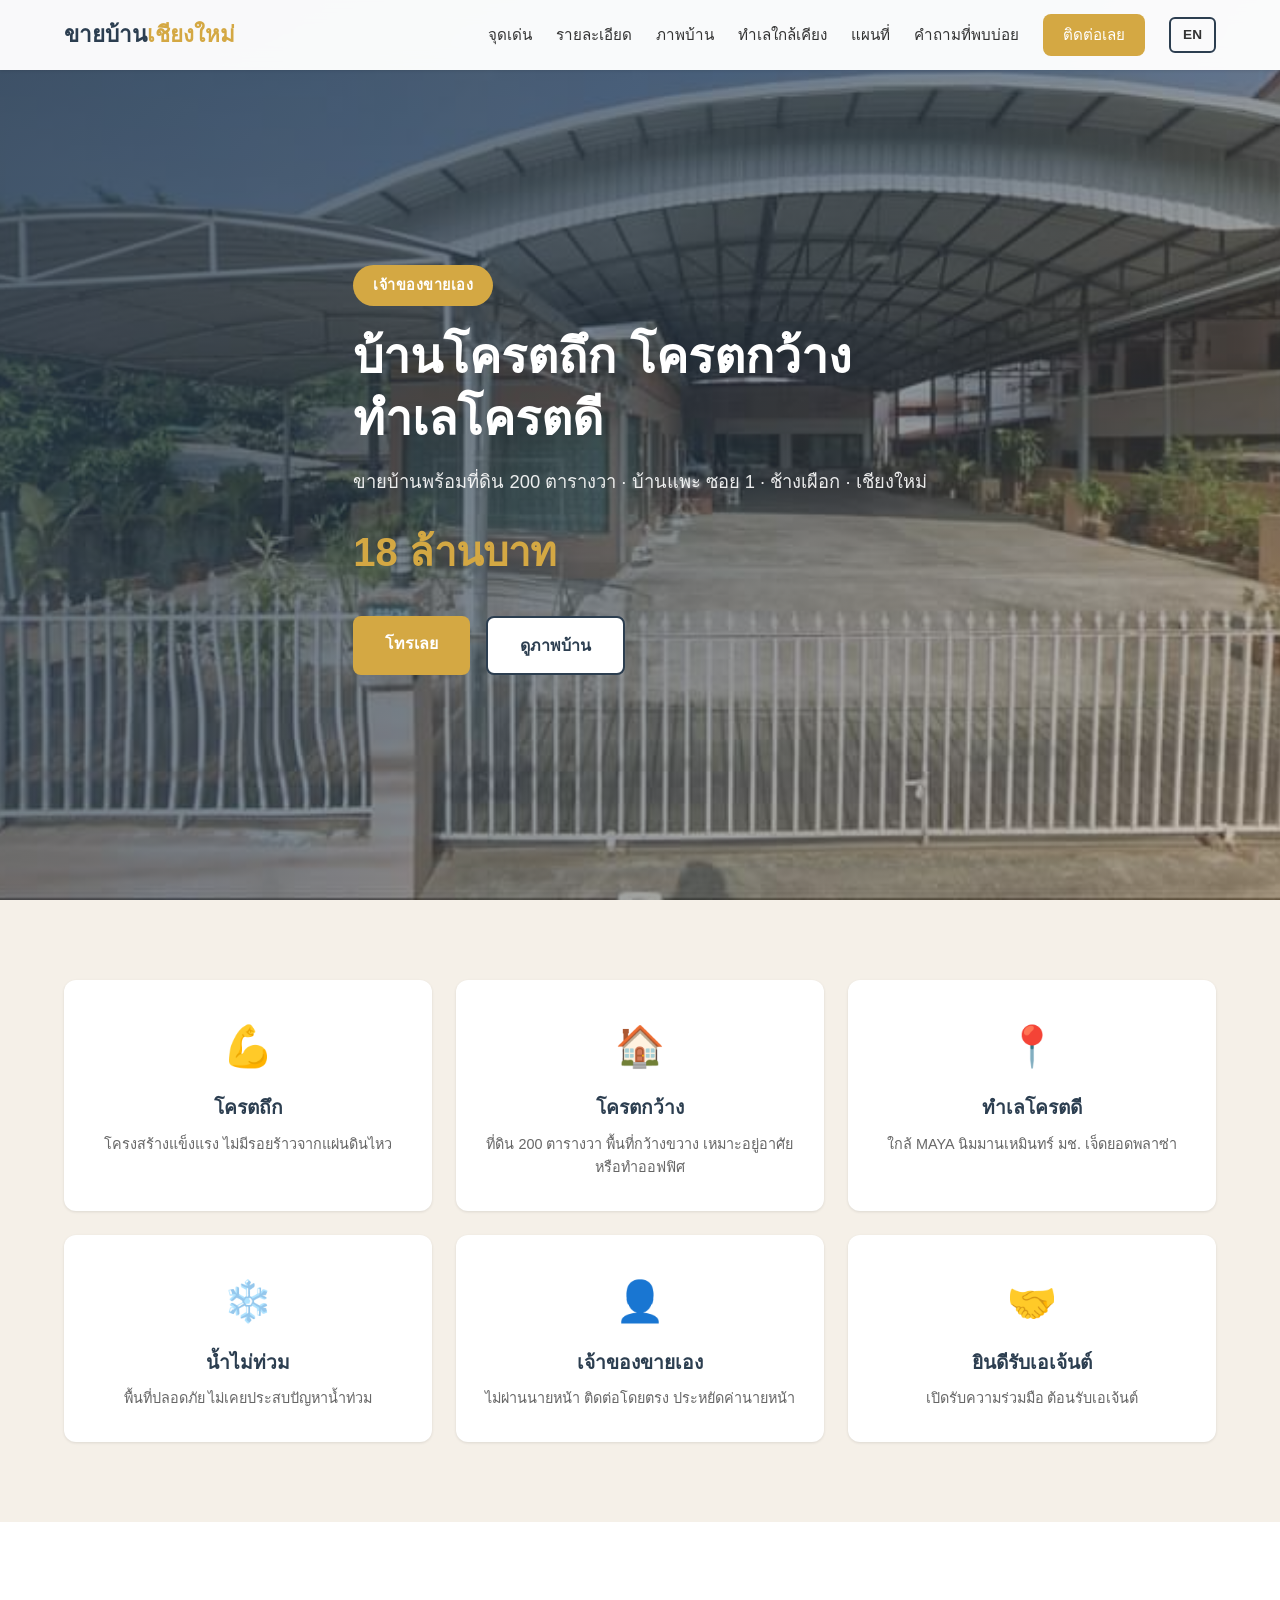
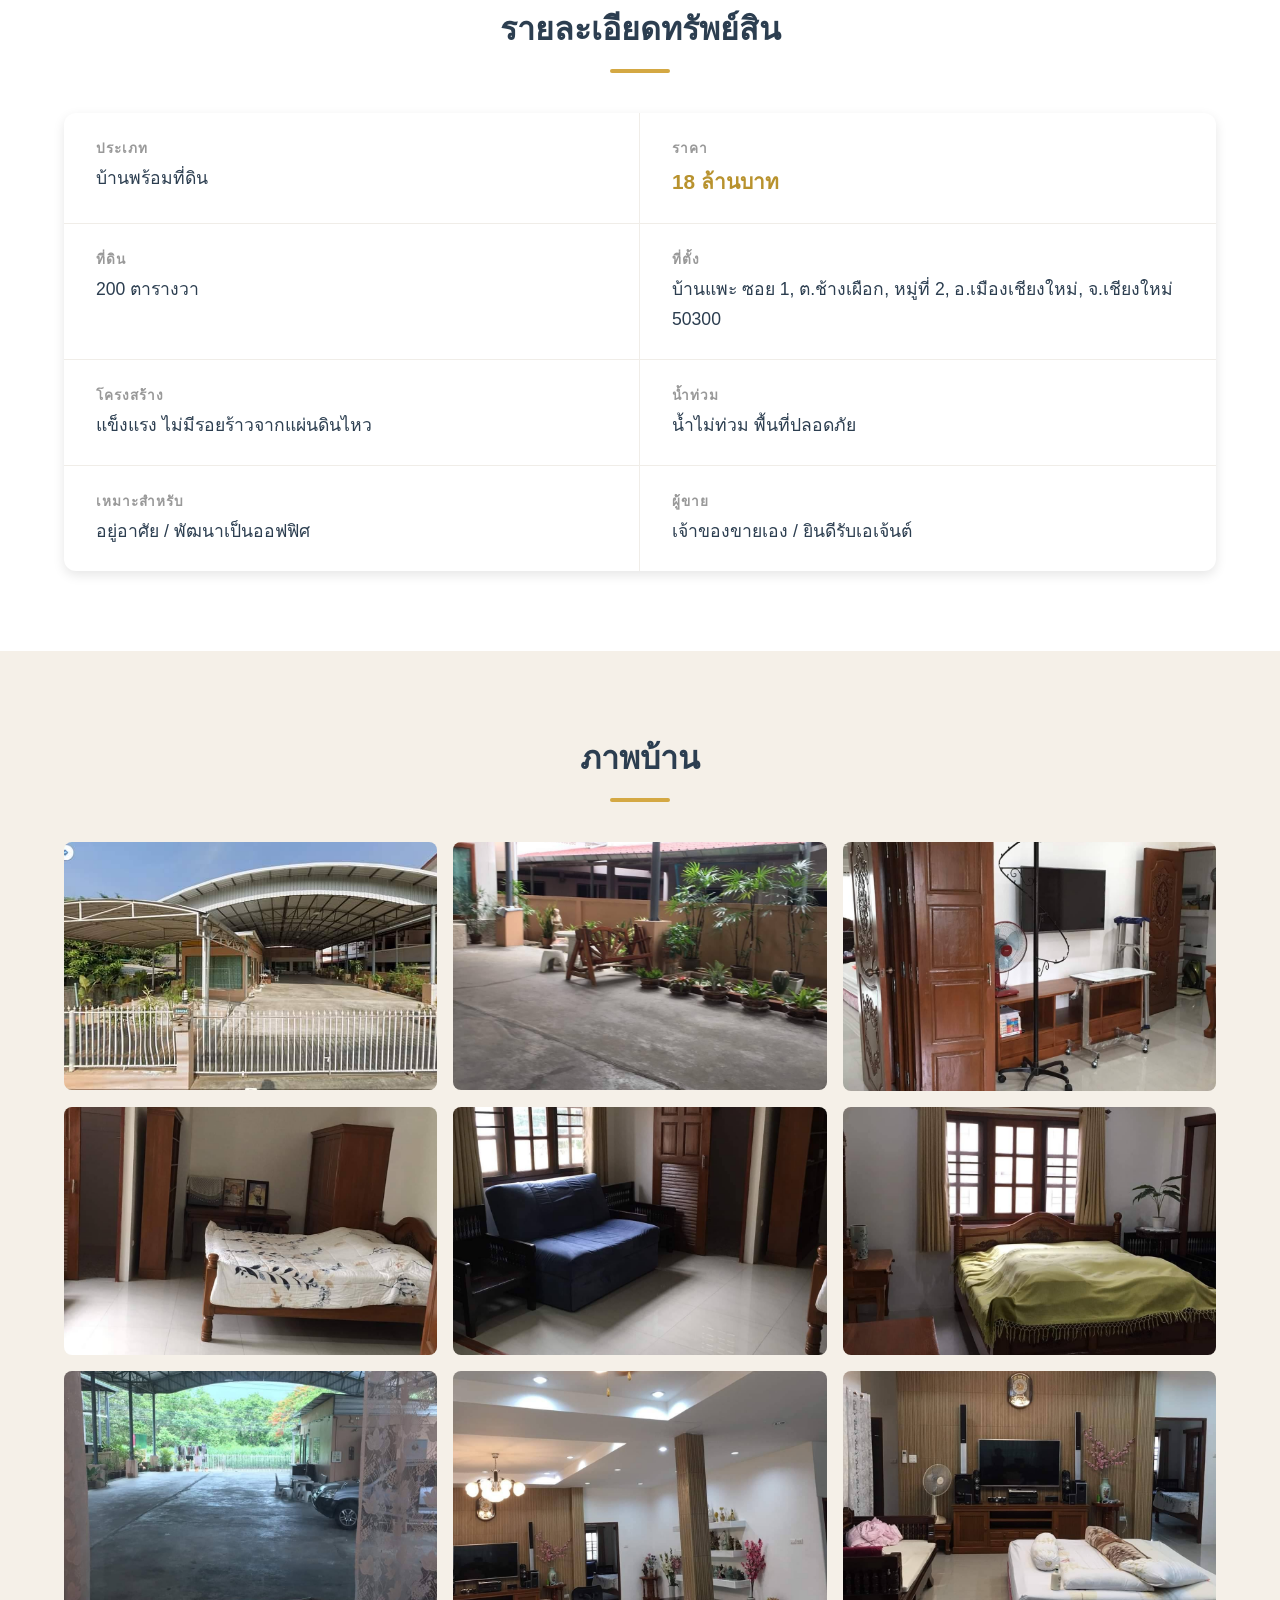
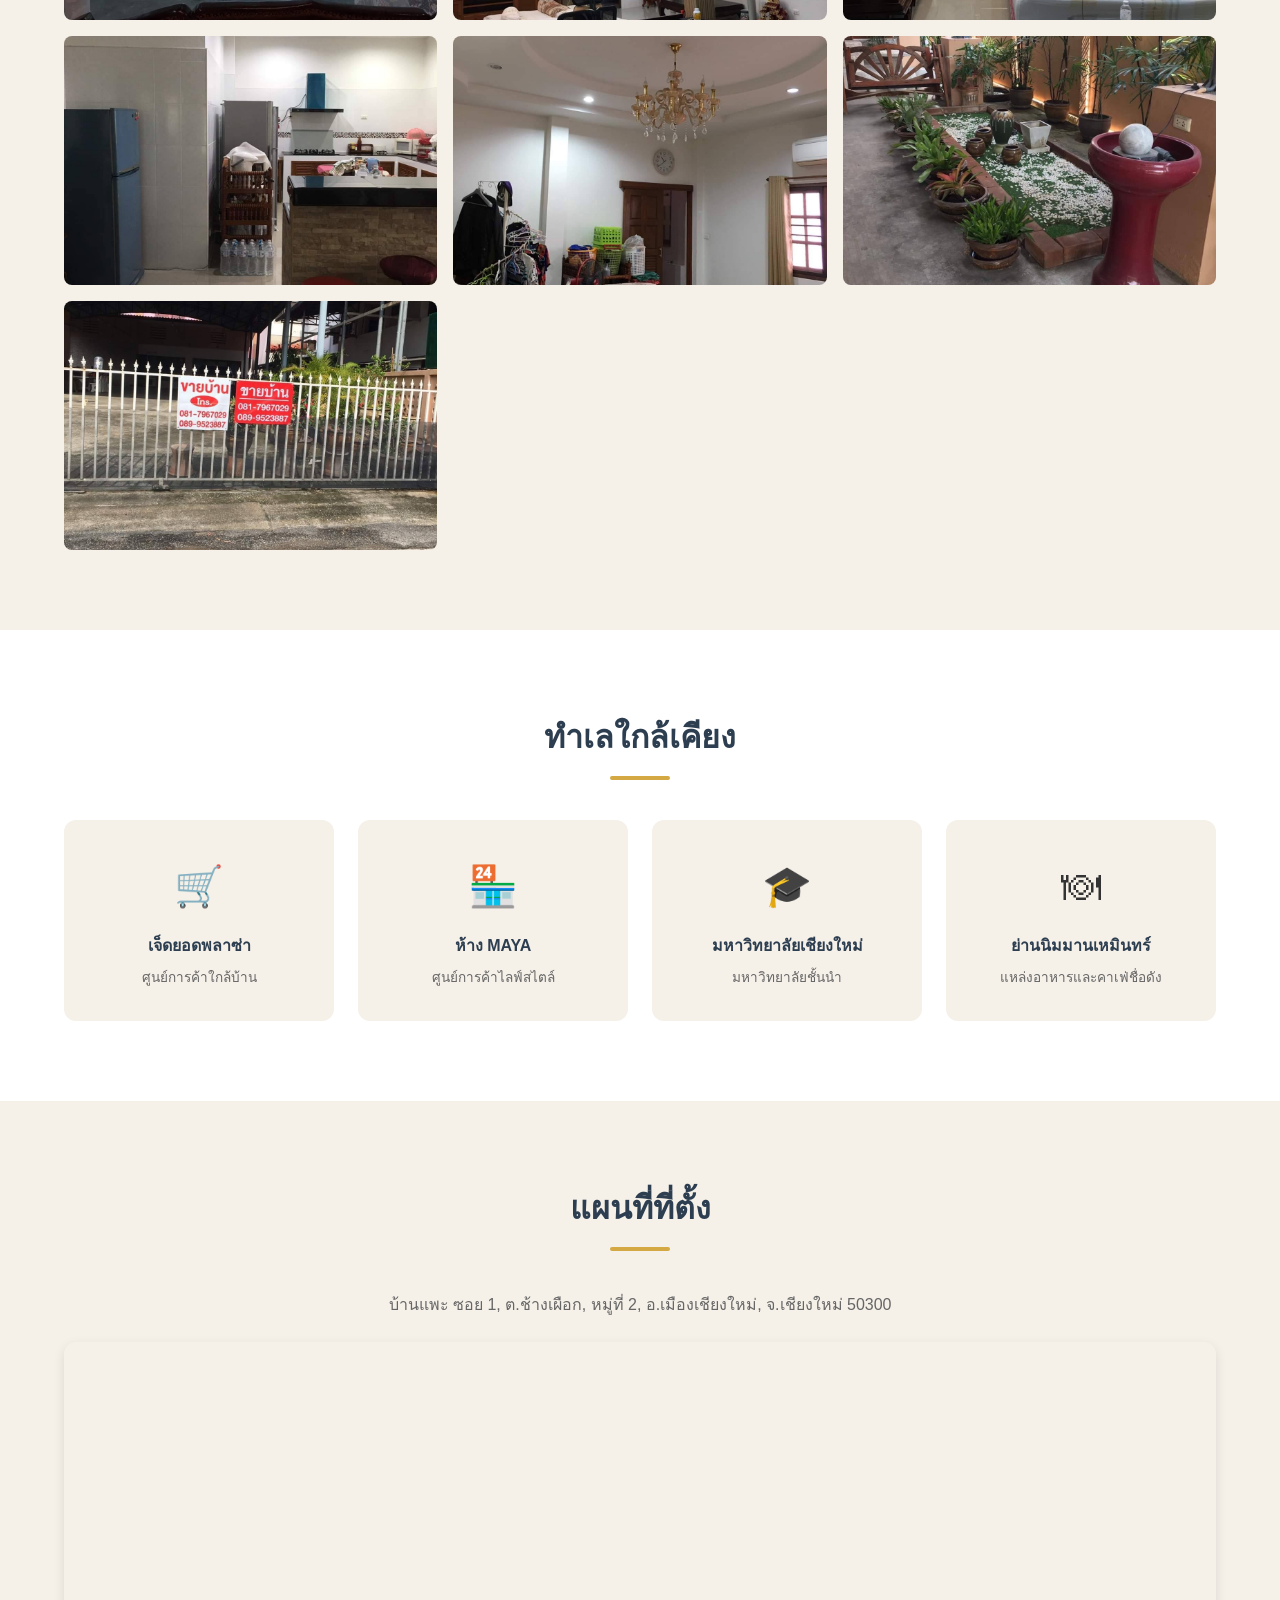
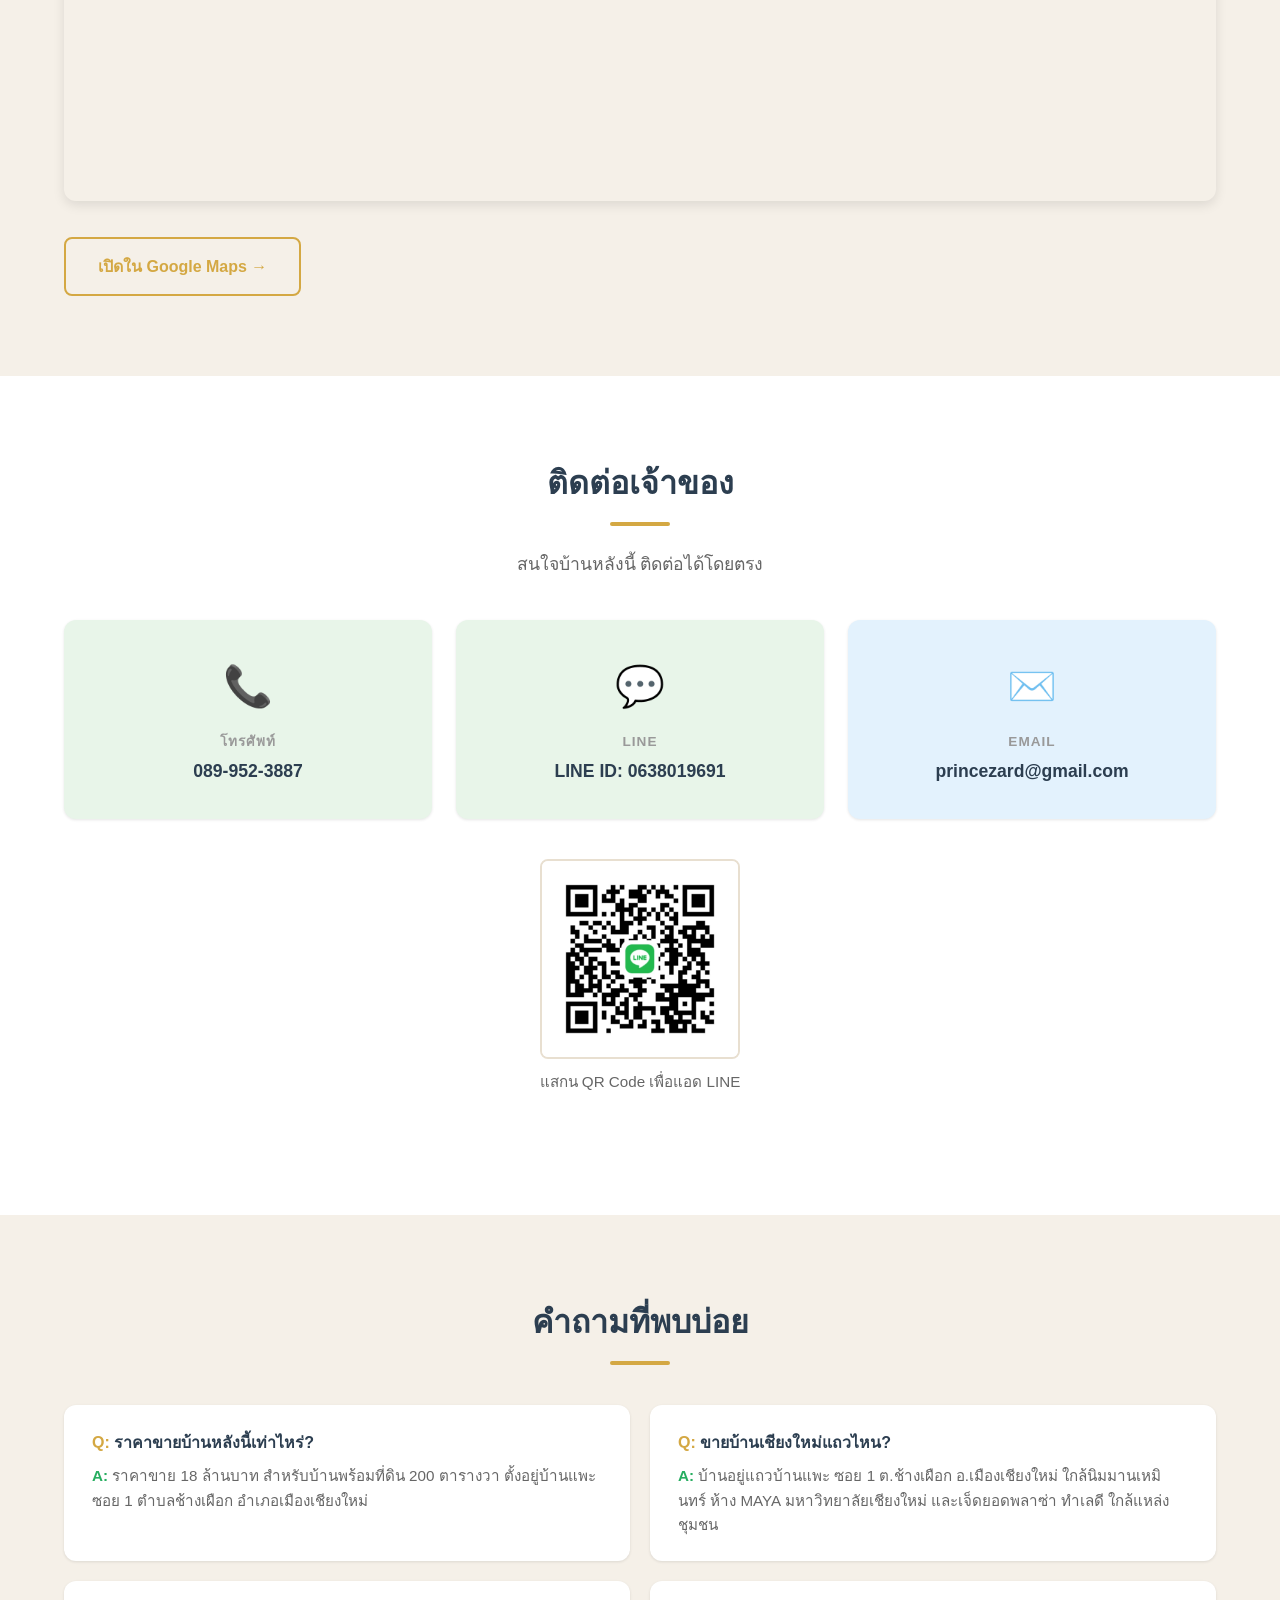
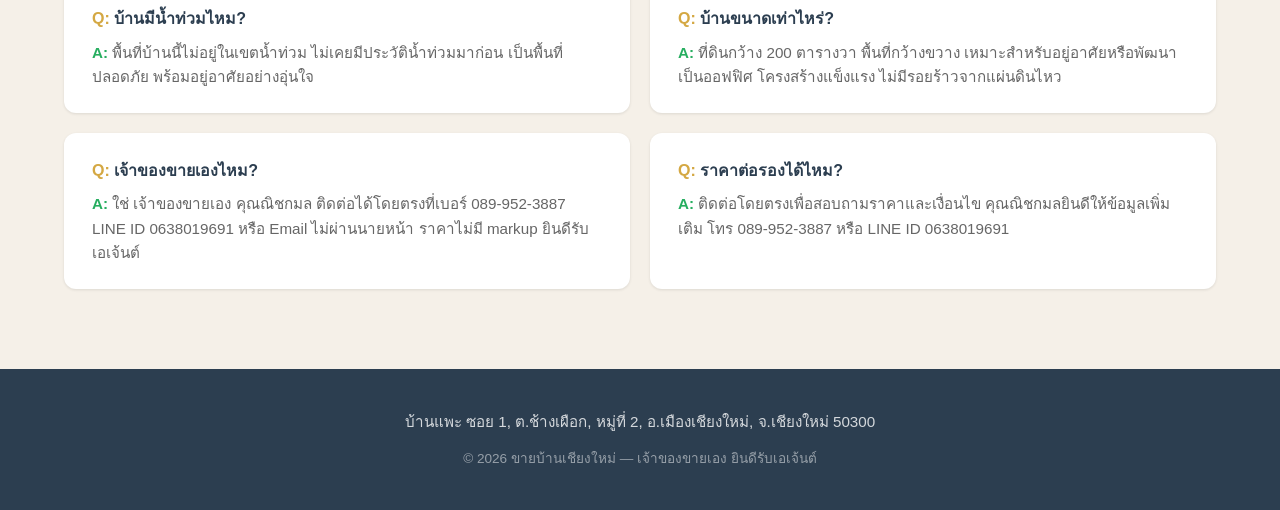
<file: index.html>
<!DOCTYPE html>
<html lang="th">
<head>
    <meta charset="UTF-8">
    <meta name="viewport" content="width=device-width, initial-scale=1.0">
    <meta http-equiv="Content-Security-Policy" content="default-src 'self'; script-src 'self'; style-src 'self' 'unsafe-inline' https://fonts.googleapis.com; font-src https://fonts.gstatic.com; img-src 'self' data:; connect-src 'self'; frame-src https://www.google.com/maps/ https://maps.google.com/; frame-ancestors 'none'; base-uri 'self'; form-action 'none';">
    <meta name="referrer" content="strict-origin-when-cross-origin">
    <title>ขายบ้านเชียงใหม่ บ้านแพะ 200ตร.ว. 18ล้าน ทำเลดี โครตถึก น้ำไม่ท่วม ใกล้นิมมาน เจ้าของขายเอง</title>
    <meta name="description" content="ขายบ้านเชียงใหม่ บ้านพร้อมที่ดิน 200 ตารางวา บ้านแพะ ซอย 1 ช้างเผือก เมืองเชียงใหม่ ราคา 18 ล้านบาท โครตถึก กว้าง ทำเลดี น้ำไม่ท่วม ไม่มีรอยร้าว ใกล้นิมมานเหมินทร์ MAYA มช. เจ้าขอยขายเอง ยินดีรับเอเจ้นต์ ติดต่อคุณณิชกมล 089-952-3887">
    <meta name="keywords" content="ขายบ้านเชียงใหม่, บ้านแพะ, บ้านเชียงใหม่, ขายบ้านพร้อมที่ดิน, บ้านช้างเผือก, ที่ดินเชียงใหม่, บ้านโครตถึก, บ้านทำเลดี">
    <meta name="author" content="คุณณิชกมล">
    <meta name="robots" content="index, follow">
    <meta name="google-site-verification" content="1dtKciJHUokUVm2P0k_0ILKuFnILePugS6NKi3QoKas" />
    <link rel="canonical" href="https://princezard.github.io/chiang-mai-house-for-sale/">
    <link rel="alternate" hreflang="th" href="https://princezard.github.io/chiang-mai-house-for-sale/">
    <link rel="alternate" hreflang="en" href="https://princezard.github.io/chiang-mai-house-for-sale/en/">
    <link rel="alternate" hreflang="x-default" href="https://princezard.github.io/chiang-mai-house-for-sale/">

    <meta property="og:title" content="ขายบ้านเชียงใหม่ บ้านแพะ 200ตร.ว. 18ล้าน ทำเลดี เจ้าของขายเอง">
    <meta property="og:description" content="ขายบ้านพร้อมที่ดิน 200 ตารางวา ราคา 18 ล้านบาท บ้านแพะ ซอย 1 ช้างเผือก เชียงใหม่ โครตถึก กว้าง ทำเลดี น้ำไม่ท่วม เจ้าของขายเอง ยินดีรับเอเจ้นต์">
    <meta property="og:type" content="website">
    <meta property="og:url" content="https://princezard.github.io/chiang-mai-house-for-sale/">
    <meta property="og:image" content="https://princezard.github.io/chiang-mai-house-for-sale/images/photo-01.jpg">
    <meta property="og:image:width" content="1200">
    <meta property="og:image:height" content="630">
    <meta property="og:locale" content="th_TH">
    <meta property="og:site_name" content="ขายบ้านเชียงใหม่">

    <meta name="twitter:card" content="summary_large_image">
    <meta name="twitter:title" content="ขายบ้านเชียงใหม่ บ้านแพะ 200ตร.ว. 18ล้าน ทำเลดี">
    <meta name="twitter:description" content="ขายบ้านพร้อมที่ดิน 200 ตารางวา บ้านแพะ ซอย 1 ช้างเผือก เชียงใหม่ 18 ล้านบาท">
    <meta name="twitter:image" content="https://princezard.github.io/chiang-mai-house-for-sale/images/photo-01.jpg">

    <link rel="preconnect" href="https://fonts.googleapis.com">
    <link rel="preconnect" href="https://fonts.gstatic.com" crossorigin>
    <link href="https://fonts.googleapis.com/css2?family=Noto+Sans+Thai:wght@300;400;500;600;700&family=Sarabun:wght@400;600;700&display=swap" rel="stylesheet">
    <link rel="stylesheet" href="css/style.css">

    <script type="application/ld+json">
    {
        "@context": "https://schema.org",
        "@type": "RealEstateListing",
        "name": "ขายบ้านเชียงใหม่ บ้านแพะ 200ตร.ว. 18ล้าน บ้านโครตถึก ทำเลดี",
        "description": "ขายบ้านพร้อมที่ดิน 200 ตารางวา ราคา 18 ล้านบาท บ้านแพะ ซอย 1 ช้างเผือก เชียงใหม่ โครตถึก กว้าง ทำเลดี น้ำไม่ท่วม ไม่มีรอยร้าวจากแผ่นดินไหว เจ้าของขายเอง ยินดีรับเอเจ้นต์",
        "url": "https://princezard.github.io/chiang-mai-house-for-sale/",
        "datePosted": "2026-04-25",
        "offers": {
            "@type": "Offer",
            "price": "18000000",
            "priceCurrency": "THB",
            "availability": "https://schema.org/InStock"
        },
        "address": {
            "@type": "PostalAddress",
            "streetAddress": "บ้านแพะ ซอย 1",
            "addressSubregion": "ต.ช้างเผือก",
            "addressRegion": "จ.เชียงใหม่",
            "postalCode": "50300",
            "addressCountry": "TH"
        },
        "geo": {
            "@type": "GeoCoordinates",
            "latitude": "18.8153233",
            "longitude": "98.9684143"
        },
        "seller": {
            "@type": "Person",
            "name": "คุณณิชกมล",
            "telephone": "+66-89-952-3887"
        },
        "image": [
            "https://princezard.github.io/chiang-mai-house-for-sale/images/photo-01.jpg",
            "https://princezard.github.io/chiang-mai-house-for-sale/images/photo-02.jpg",
            "https://princezard.github.io/chiang-mai-house-for-sale/images/photo-03.jpg"
        ]
    }
    </script>
</head>
<body>
    <nav class="navbar" id="navbar">
        <div class="container nav-container">
            <a href="." class="logo">ขายบ้าน<span class="logo-accent">เชียงใหม่</span></a>
            <div class="nav-links" id="navLinks">
                <a href="#highlights">จุดเด่น</a>
                <a href="#details">รายละเอียด</a>
                <a href="#gallery">ภาพบ้าน</a>
                <a href="#nearby">ทำเลใกล้เคียง</a>
                <a href="#map">แผนที่</a>
                <a href="#faq">คำถามที่พบบ่อย</a>
                <a href="#contact" class="nav-cta">ติดต่อเลย</a>
                <a href="en/" class="lang-toggle" lang="en">EN</a>
            </div>
            <button class="mobile-menu-btn" aria-label="เปิดเมนู" id="mobileMenuBtn">
                <span></span><span></span><span></span>
            </button>
        </div>
    </nav>

    <section class="hero" id="hero">
        <div class="hero-overlay"></div>
        <img src="images/photo-01.jpg" alt="ขายบ้านเชียงใหม่ บ้านแพะ ซอย 1 ช้างเผือก ทำเลดี บ้านโครตถึก กว้าง" class="hero-bg" id="heroBg">
        <div class="container hero-content">
            <div class="hero-badge">เจ้าของขายเอง</div>
            <h1>บ้านโครตถึก โครตกว้าง<br>ทำเลโครตดี</h1>
            <p class="hero-subtitle">ขายบ้านพร้อมที่ดิน 200 ตารางวา &middot; บ้านแพะ ซอย 1 &middot; ช้างเผือก &middot; เชียงใหม่</p>
            <div class="hero-price">18 ล้านบาท</div>
            <div class="hero-actions">
                <a href="tel:+66899523887" class="btn btn-primary">โทรเลย</a>
                <a href="#gallery" class="btn btn-secondary">ดูภาพบ้าน</a>
            </div>
        </div>
    </section>

    <section class="highlights" id="highlights">
        <div class="container">
            <div class="highlights-grid">
                <div class="highlight-card">
                    <div class="highlight-icon">&#x1F4AA;</div>
                    <h3>โครตถึก</h3>
                    <p>โครงสร้างแข็งแรง ไม่มีรอยร้าวจากแผ่นดินไหว</p>
                </div>
                <div class="highlight-card">
                    <div class="highlight-icon">&#x1F3E0;</div>
                    <h3>โครตกว้าง</h3>
                    <p>ที่ดิน 200 ตารางวา พื้นที่กว้างขวาง เหมาะอยู่อาศัยหรือทำออฟฟิศ</p>
                </div>
                <div class="highlight-card">
                    <div class="highlight-icon">&#x1F4CD;</div>
                    <h3>ทำเลโครตดี</h3>
                    <p>ใกล้ MAYA นิมมานเหมินทร์ มช. เจ็ดยอดพลาซ่า</p>
                </div>
                <div class="highlight-card">
                    <div class="highlight-icon">&#x2744;&#xFE0F;</div>
                    <h3>น้ำไม่ท่วม</h3>
                    <p>พื้นที่ปลอดภัย ไม่เคยประสบปัญหาน้ำท่วม</p>
                </div>
                <div class="highlight-card">
                    <div class="highlight-icon">&#x1F464;</div>
                    <h3>เจ้าของขายเอง</h3>
                    <p>ไม่ผ่านนายหน้า ติดต่อโดยตรง ประหยัดค่านายหน้า</p>
                </div>
                <div class="highlight-card">
                    <div class="highlight-icon">&#x1F91D;</div>
                    <h3>ยินดีรับเอเจ้นต์</h3>
                    <p>เปิดรับความร่วมมือ ต้อนรับเอเจ้นต์</p>
                </div>
            </div>
        </div>
    </section>

    <section class="details" id="details">
        <div class="container">
            <h2 class="section-title">รายละเอียดทรัพย์สิน</h2>
            <div class="details-grid">
                <div class="detail-item">
                    <span class="detail-label">ประเภท</span>
                    <span class="detail-value">บ้านพร้อมที่ดิน</span>
                </div>
                <div class="detail-item">
                    <span class="detail-label">ราคา</span>
                    <span class="detail-value detail-price">18 ล้านบาท</span>
                </div>
                <div class="detail-item">
                    <span class="detail-label">ที่ดิน</span>
                    <span class="detail-value">200 ตารางวา</span>
                </div>
                <div class="detail-item">
                    <span class="detail-label">ที่ตั้ง</span>
                    <span class="detail-value">บ้านแพะ ซอย 1, ต.ช้างเผือก, หมู่ที่ 2, อ.เมืองเชียงใหม่, จ.เชียงใหม่ 50300</span>
                </div>
                <div class="detail-item">
                    <span class="detail-label">โครงสร้าง</span>
                    <span class="detail-value">แข็งแรง ไม่มีรอยร้าวจากแผ่นดินไหว</span>
                </div>
                <div class="detail-item">
                    <span class="detail-label">น้ำท่วม</span>
                    <span class="detail-value">น้ำไม่ท่วม พื้นที่ปลอดภัย</span>
                </div>
                <div class="detail-item">
                    <span class="detail-label">เหมาะสำหรับ</span>
                    <span class="detail-value">อยู่อาศัย / พัฒนาเป็นออฟฟิศ</span>
                </div>
                <div class="detail-item">
                    <span class="detail-label">ผู้ขาย</span>
                    <span class="detail-value">เจ้าของขายเอง / ยินดีรับเอเจ้นต์</span>
                </div>
            </div>
        </div>
    </section>

    <section class="gallery" id="gallery">
        <div class="container">
            <h2 class="section-title">ภาพบ้าน</h2>
            <div class="gallery-grid">
                <div class="gallery-item" data-index="0">
                    <img loading="lazy" src="images/photo-01.jpg" alt="ภาพบ้านขายเชียงใหม่ บ้านแพะ ซอย 1 ภาพที่ 1" width="600" height="400">
                </div>
                <div class="gallery-item" data-index="1">
                    <img loading="lazy" src="images/photo-02.jpg" alt="ภาพบ้านขายเชียงใหม่ บ้านแพะ ซอย 1 ภาพที่ 2" width="600" height="400">
                </div>
                <div class="gallery-item" data-index="2">
                    <img loading="lazy" src="images/photo-03.jpg" alt="ภาพบ้านขายเชียงใหม่ บ้านแพะ ซอย 1 ภาพที่ 3" width="600" height="400">
                </div>
                <div class="gallery-item" data-index="3">
                    <img loading="lazy" src="images/photo-04.jpg" alt="ภาพบ้านขายเชียงใหม่ บ้านแพะ ซอย 1 ภาพที่ 4" width="600" height="400">
                </div>
                <div class="gallery-item" data-index="4">
                    <img loading="lazy" src="images/photo-05.jpg" alt="ภาพบ้านขายเชียงใหม่ บ้านแพะ ซอย 1 ภาพที่ 5" width="600" height="400">
                </div>
                <div class="gallery-item" data-index="5">
                    <img loading="lazy" src="images/photo-06.jpg" alt="ภาพบ้านขายเชียงใหม่ บ้านแพะ ซอย 1 ภาพที่ 6" width="600" height="400">
                </div>
                <div class="gallery-item" data-index="6">
                    <img loading="lazy" src="images/photo-07.jpg" alt="ภาพบ้านขายเชียงใหม่ บ้านแพะ ซอย 1 ภาพที่ 7" width="600" height="400">
                </div>
                <div class="gallery-item" data-index="7">
                    <img loading="lazy" src="images/photo-08.jpg" alt="ภาพบ้านขายเชียงใหม่ บ้านแพะ ซอย 1 ภาพที่ 8" width="600" height="400">
                </div>
                <div class="gallery-item" data-index="8">
                    <img loading="lazy" src="images/photo-09.jpg" alt="ภาพบ้านขายเชียงใหม่ บ้านแพะ ซอย 1 ภาพที่ 9" width="600" height="400">
                </div>
                <div class="gallery-item" data-index="9">
                    <img loading="lazy" src="images/photo-10.jpg" alt="ภาพบ้านขายเชียงใหม่ บ้านแพะ ซอย 1 ภาพที่ 10" width="600" height="400">
                </div>
                <div class="gallery-item" data-index="10">
                    <img loading="lazy" src="images/photo-11.jpg" alt="ภาพบ้านขายเชียงใหม่ บ้านแพะ ซอย 1 ภาพที่ 11" width="600" height="400">
                </div>
                <div class="gallery-item" data-index="11">
                    <img loading="lazy" src="images/photo-12.jpg" alt="ภาพบ้านขายเชียงใหม่ บ้านแพะ ซอย 1 ภาพที่ 12" width="600" height="400">
                </div>
                <div class="gallery-item" data-index="12">
                    <img loading="lazy" src="images/photo-13.jpg" alt="ภาพบ้านขายเชียงใหม่ บ้านแพะ ซอย 1 ภาพที่ 13" width="600" height="400">
                </div>
            </div>
        </div>
    </section>

    <div class="lightbox" id="lightbox" role="dialog" aria-label="ดูภาพขยาย">
        <button class="lightbox-close" id="lightboxClose" aria-label="ปิด">&times;</button>
        <button class="lightbox-prev" id="lightboxPrev" aria-label="ภาพก่อนหน้า">&#10094;</button>
        <button class="lightbox-next" id="lightboxNext" aria-label="ภาพถัดไป">&#10095;</button>
        <img class="lightbox-img" id="lightboxImg" alt="ภาพบ้านขยาย">
        <div class="lightbox-counter" id="lightboxCounter"></div>
    </div>

    <section class="nearby" id="nearby">
        <div class="container">
            <h2 class="section-title">ทำเลใกล้เคียง</h2>
            <div class="nearby-grid">
                <div class="nearby-card">
                    <div class="nearby-icon">&#x1F6D2;</div>
                    <h3>เจ็ดยอดพลาซ่า</h3>
                    <p>ศูนย์การค้าใกล้บ้าน</p>
                </div>
                <div class="nearby-card">
                    <div class="nearby-icon">&#x1F3EA;</div>
                    <h3>ห้าง MAYA</h3>
                    <p>ศูนย์การค้าไลฟ์สไตล์</p>
                </div>
                <div class="nearby-card">
                    <div class="nearby-icon">&#x1F393;</div>
                    <h3>มหาวิทยาลัยเชียงใหม่</h3>
                    <p>มหาวิทยาลัยชั้นนำ</p>
                </div>
                <div class="nearby-card">
                    <div class="nearby-icon">&#x1F37D;</div>
                    <h3>ย่านนิมมานเหมินทร์</h3>
                    <p>แหล่งอาหารและคาเฟ่ชื่อดัง</p>
                </div>
            </div>
        </div>
    </section>

    <section class="map-section" id="map">
        <div class="container">
            <h2 class="section-title">แผนที่ที่ตั้ง</h2>
            <p class="map-address">บ้านแพะ ซอย 1, ต.ช้างเผือก, หมู่ที่ 2, อ.เมืองเชียงใหม่, จ.เชียงใหม่ 50300</p>
            <div class="map-wrapper">
                <iframe sandbox="allow-scripts allow-same-origin allow-popups" src="https://maps.google.com/maps?q=18.8153233,98.9684143+(%E0%B8%9A%E0%B9%89%E0%B8%B2%E0%B8%99%E0%B9%81%E0%B8%9E%E0%B8%B0+%E0%B8%8B%E0%B8%AD%E0%B8%A2+1)&z=16&output=embed" width="100%" height="450" style="border:0;" loading="lazy" referrerpolicy="no-referrer-when-downgrade" title="แผนที่ที่ตั้งบ้านแพะ ซอย 1 ช้างเผือก เชียงใหม่"></iframe>
            </div>
            <a href="https://maps.app.goo.gl/eMiwgohMF25cAjLh9" target="_blank" rel="noopener noreferrer" class="btn btn-outline map-directions">เปิดใน Google Maps &#x2192;</a>
        </div>
    </section>

    <section class="contact" id="contact">
        <div class="container">
            <h2 class="section-title">ติดต่อเจ้าของ</h2>
            <p class="contact-subtitle">สนใจบ้านหลังนี้ ติดต่อได้โดยตรง</p>
            <div class="contact-grid">
                <a href="tel:+66899523887" class="contact-card contact-phone">
                    <div class="contact-icon">&#x1F4DE;</div>
                    <span class="contact-label">โทรศัพท์</span>
                    <span class="contact-value">089-952-3887</span>
                </a>
                <a href="#line-qr" class="contact-card contact-line">
                    <div class="contact-icon">&#x1F4AC;</div>
                    <span class="contact-label">LINE</span>
                    <span class="contact-value">LINE ID: 0638019691</span>
                </a>
                <a href="#" data-email class="contact-card contact-email">
                    <div class="contact-icon">&#x2709;&#xFE0F;</div>
                    <span class="contact-label">Email</span>
                    <span class="contact-value">&#112;&#114;&#105;&#110;&#99;&#101;&#122;&#97;&#114;&#100;&#64;&#103;&#109;&#97;&#105;&#108;&#46;&#99;&#111;&#109;</span>
                </a>
            </div>
            <div class="line-qr-section" id="line-qr">
                <img src="images/line-qr.png" alt="LINE QR Code คุณณิชกมล" class="line-qr-img">
                <p class="line-qr-text">แสกน QR Code เพื่อแอด LINE</p>
            </div>
            
        </div>
    </section>

    <section class="faq" id="faq">
        <div class="container">
            <h2 class="section-title">คำถามที่พบบ่อย</h2>
            <div class="faq-grid" itemscope itemtype="https://schema.org/FAQPage">
                <div class="faq-item" itemscope itemprop="mainEntity" itemtype="https://schema.org/Question">
                    <h3 itemprop="name">ราคาขายบ้านหลังนี้เท่าไหร่?</h3>
                    <div class="faq-answer" itemscope itemprop="acceptedAnswer" itemtype="https://schema.org/Answer">
                        <p itemprop="text">ราคาขาย 18 ล้านบาท สำหรับบ้านพร้อมที่ดิน 200 ตารางวา ตั้งอยู่บ้านแพะ ซอย 1 ตำบลช้างเผือก อำเภอเมืองเชียงใหม่</p>
                    </div>
                </div>
                <div class="faq-item" itemscope itemprop="mainEntity" itemtype="https://schema.org/Question">
                    <h3 itemprop="name">ขายบ้านเชียงใหม่แถวไหน?</h3>
                    <div class="faq-answer" itemscope itemprop="acceptedAnswer" itemtype="https://schema.org/Answer">
                        <p itemprop="text">บ้านอยู่แถวบ้านแพะ ซอย 1 ต.ช้างเผือก อ.เมืองเชียงใหม่ ใกล้นิมมานเหมินทร์ ห้าง MAYA มหาวิทยาลัยเชียงใหม่ และเจ็ดยอดพลาซ่า ทำเลดี ใกล้แหล่งชุมชน</p>
                    </div>
                </div>
                <div class="faq-item" itemscope itemprop="mainEntity" itemtype="https://schema.org/Question">
                    <h3 itemprop="name">บ้านมีน้ำท่วมไหม?</h3>
                    <div class="faq-answer" itemscope itemprop="acceptedAnswer" itemtype="https://schema.org/Answer">
                        <p itemprop="text">พื้นที่บ้านนี้ไม่อยู่ในเขตน้ำท่วม ไม่เคยมีประวัติน้ำท่วมมาก่อน เป็นพื้นที่ปลอดภัย พร้อมอยู่อาศัยอย่างอุ่นใจ</p>
                    </div>
                </div>
                <div class="faq-item" itemscope itemprop="mainEntity" itemtype="https://schema.org/Question">
                    <h3 itemprop="name">บ้านขนาดเท่าไหร่?</h3>
                    <div class="faq-answer" itemscope itemprop="acceptedAnswer" itemtype="https://schema.org/Answer">
                        <p itemprop="text">ที่ดินกว้าง 200 ตารางวา พื้นที่กว้างขวาง เหมาะสำหรับอยู่อาศัยหรือพัฒนาเป็นออฟฟิศ โครงสร้างแข็งแรง ไม่มีรอยร้าวจากแผ่นดินไหว</p>
                    </div>
                </div>
                <div class="faq-item" itemscope itemprop="mainEntity" itemtype="https://schema.org/Question">
                    <h3 itemprop="name">เจ้าของขายเองไหม?</h3>
                    <div class="faq-answer" itemscope itemprop="acceptedAnswer" itemtype="https://schema.org/Answer">
                        <p itemprop="text">ใช่ เจ้าของขายเอง คุณณิชกมล ติดต่อได้โดยตรงที่เบอร์ 089-952-3887 LINE ID 0638019691 หรือ Email ไม่ผ่านนายหน้า ราคาไม่มี markup ยินดีรับเอเจ้นต์</p>
                    </div>
                </div>
                <div class="faq-item" itemscope itemprop="mainEntity" itemtype="https://schema.org/Question">
                    <h3 itemprop="name">ราคาต่อรองได้ไหม?</h3>
                    <div class="faq-answer" itemscope itemprop="acceptedAnswer" itemtype="https://schema.org/Answer">
                        <p itemprop="text">ติดต่อโดยตรงเพื่อสอบถามราคาและเงื่อนไข คุณณิชกมลยินดีให้ข้อมูลเพิ่มเติม โทร 089-952-3887 หรือ LINE ID 0638019691</p>
                    </div>
                </div>
            </div>
        </div>
    </section>

    <footer class="footer">
        <div class="container">
            <address class="footer-address">
                บ้านแพะ ซอย 1, ต.ช้างเผือก, หมู่ที่ 2, อ.เมืองเชียงใหม่, จ.เชียงใหม่ 50300
            </address>
            <p class="footer-copy">&copy; 2026 ขายบ้านเชียงใหม่ &mdash; เจ้าของขายเอง ยินดีรับเอเจ้นต์</p>
        </div>
    </footer>

    <script src="js/main.js"></script>
</body>
</html>
</file>
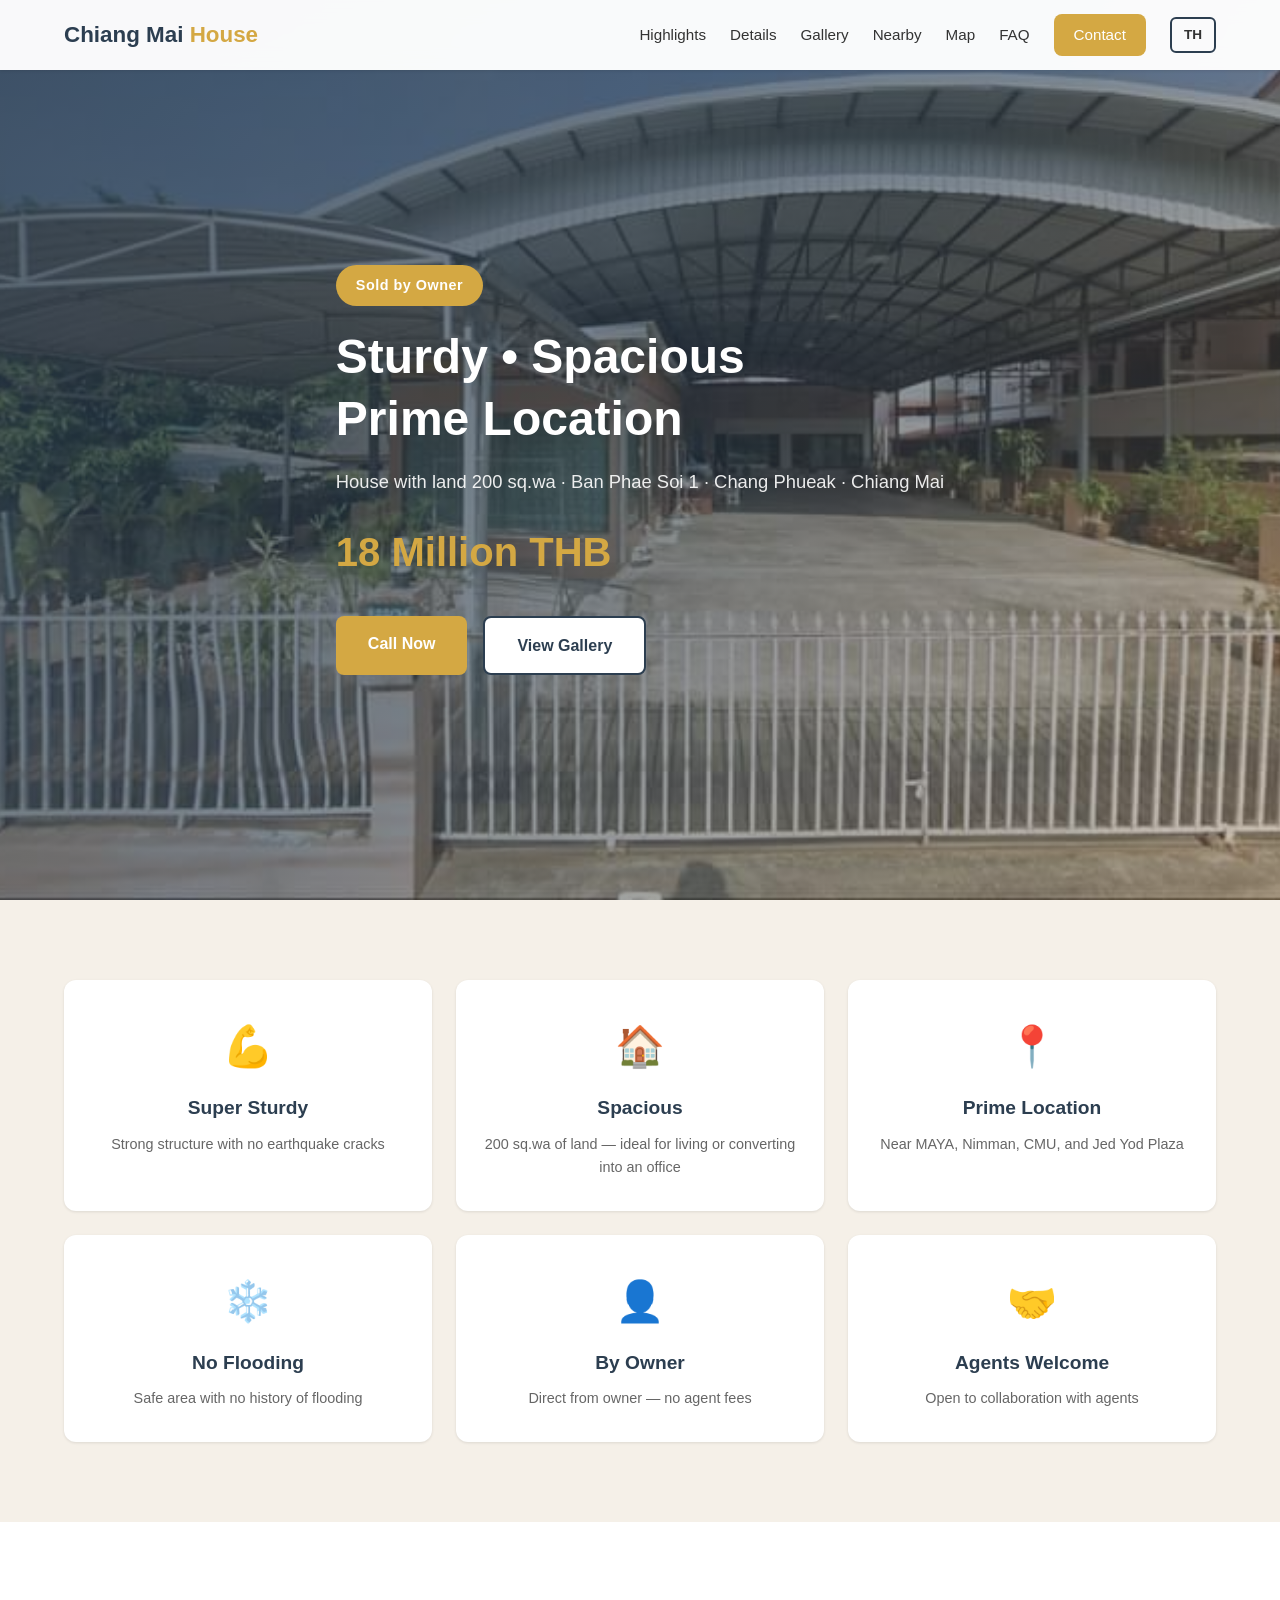
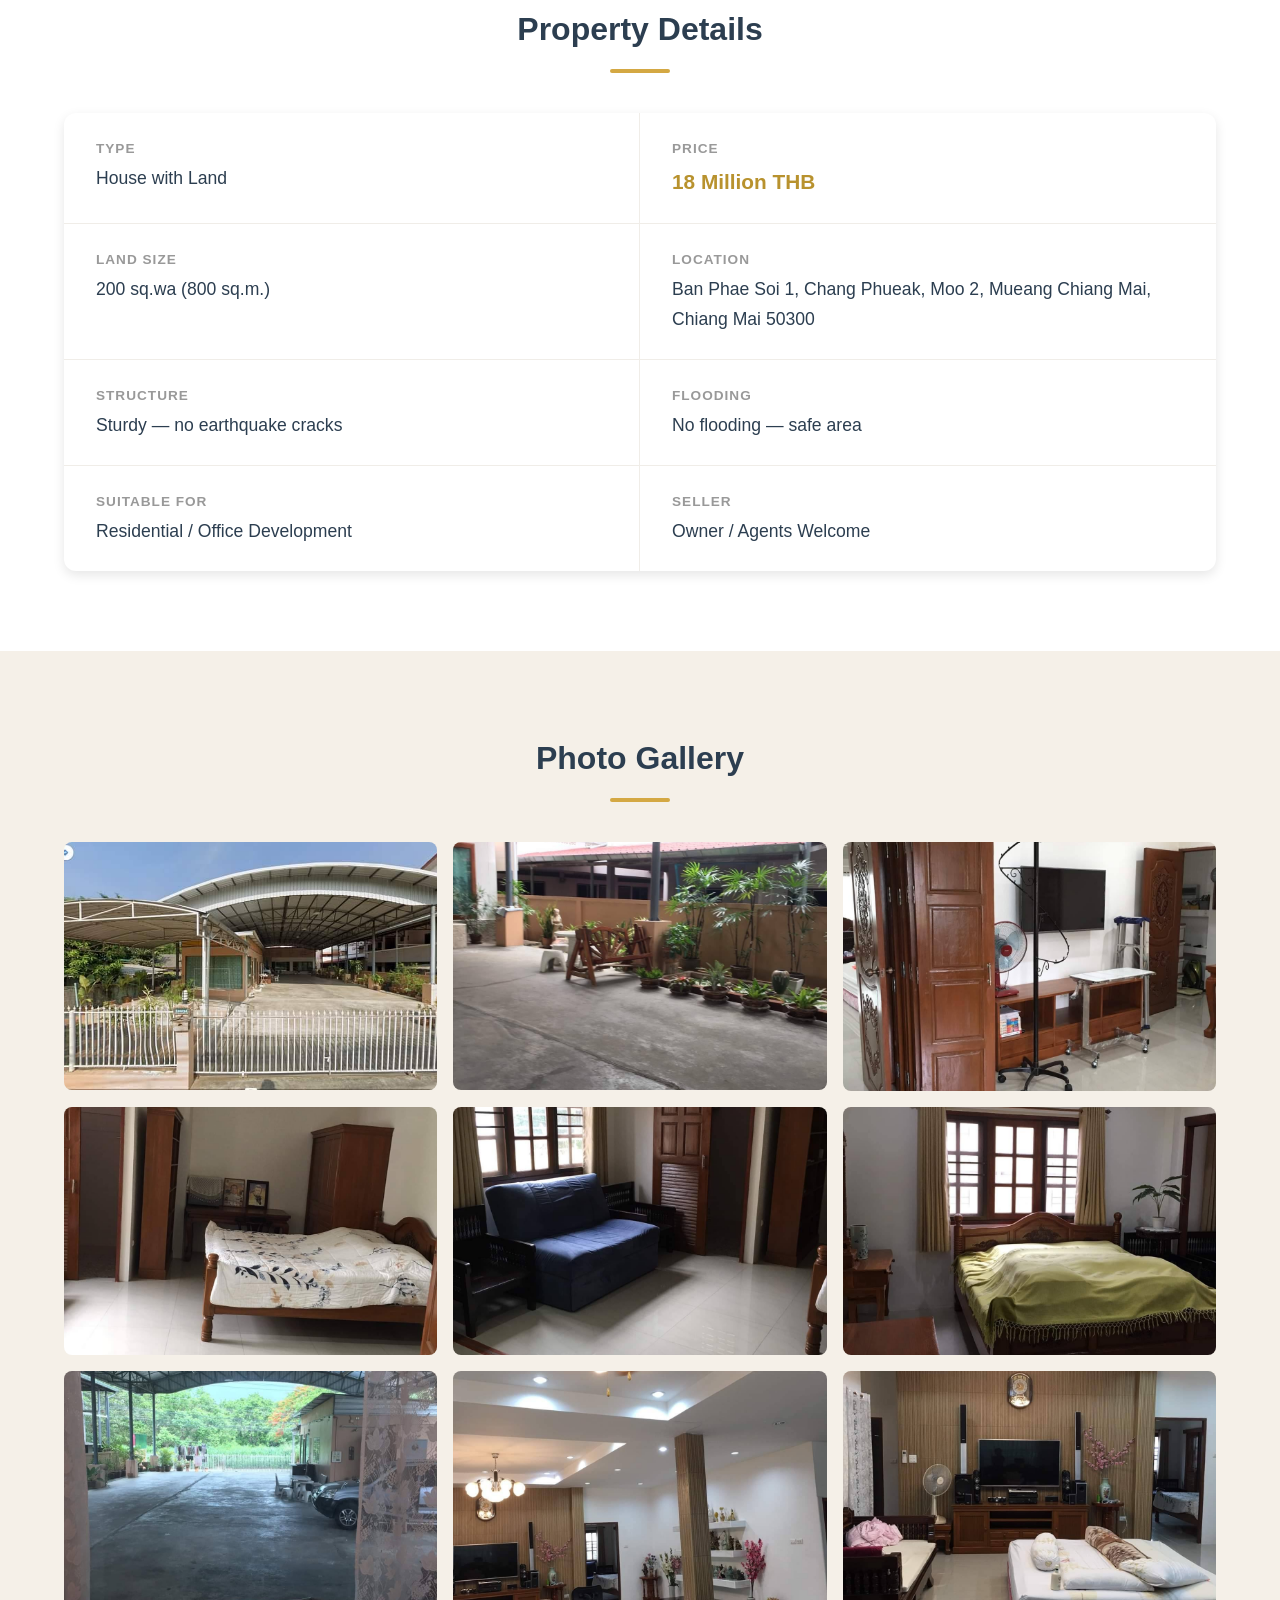
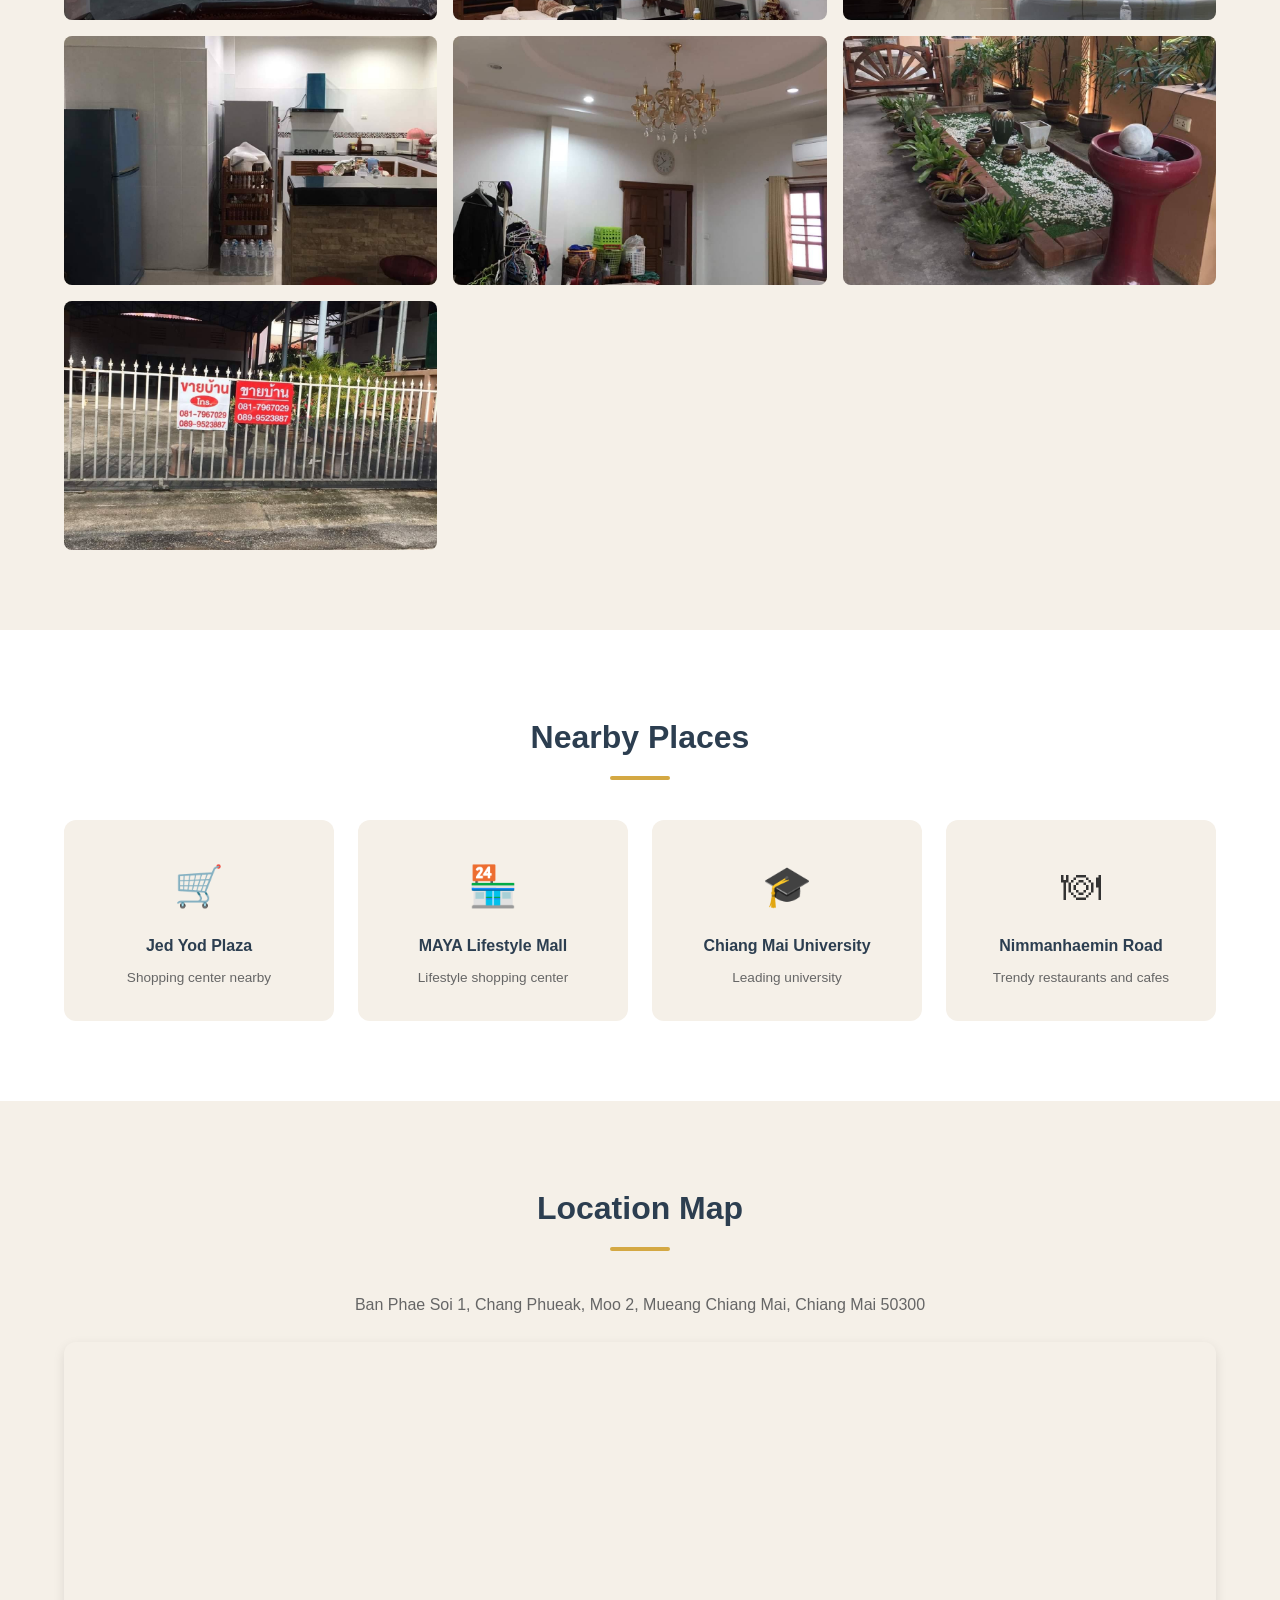
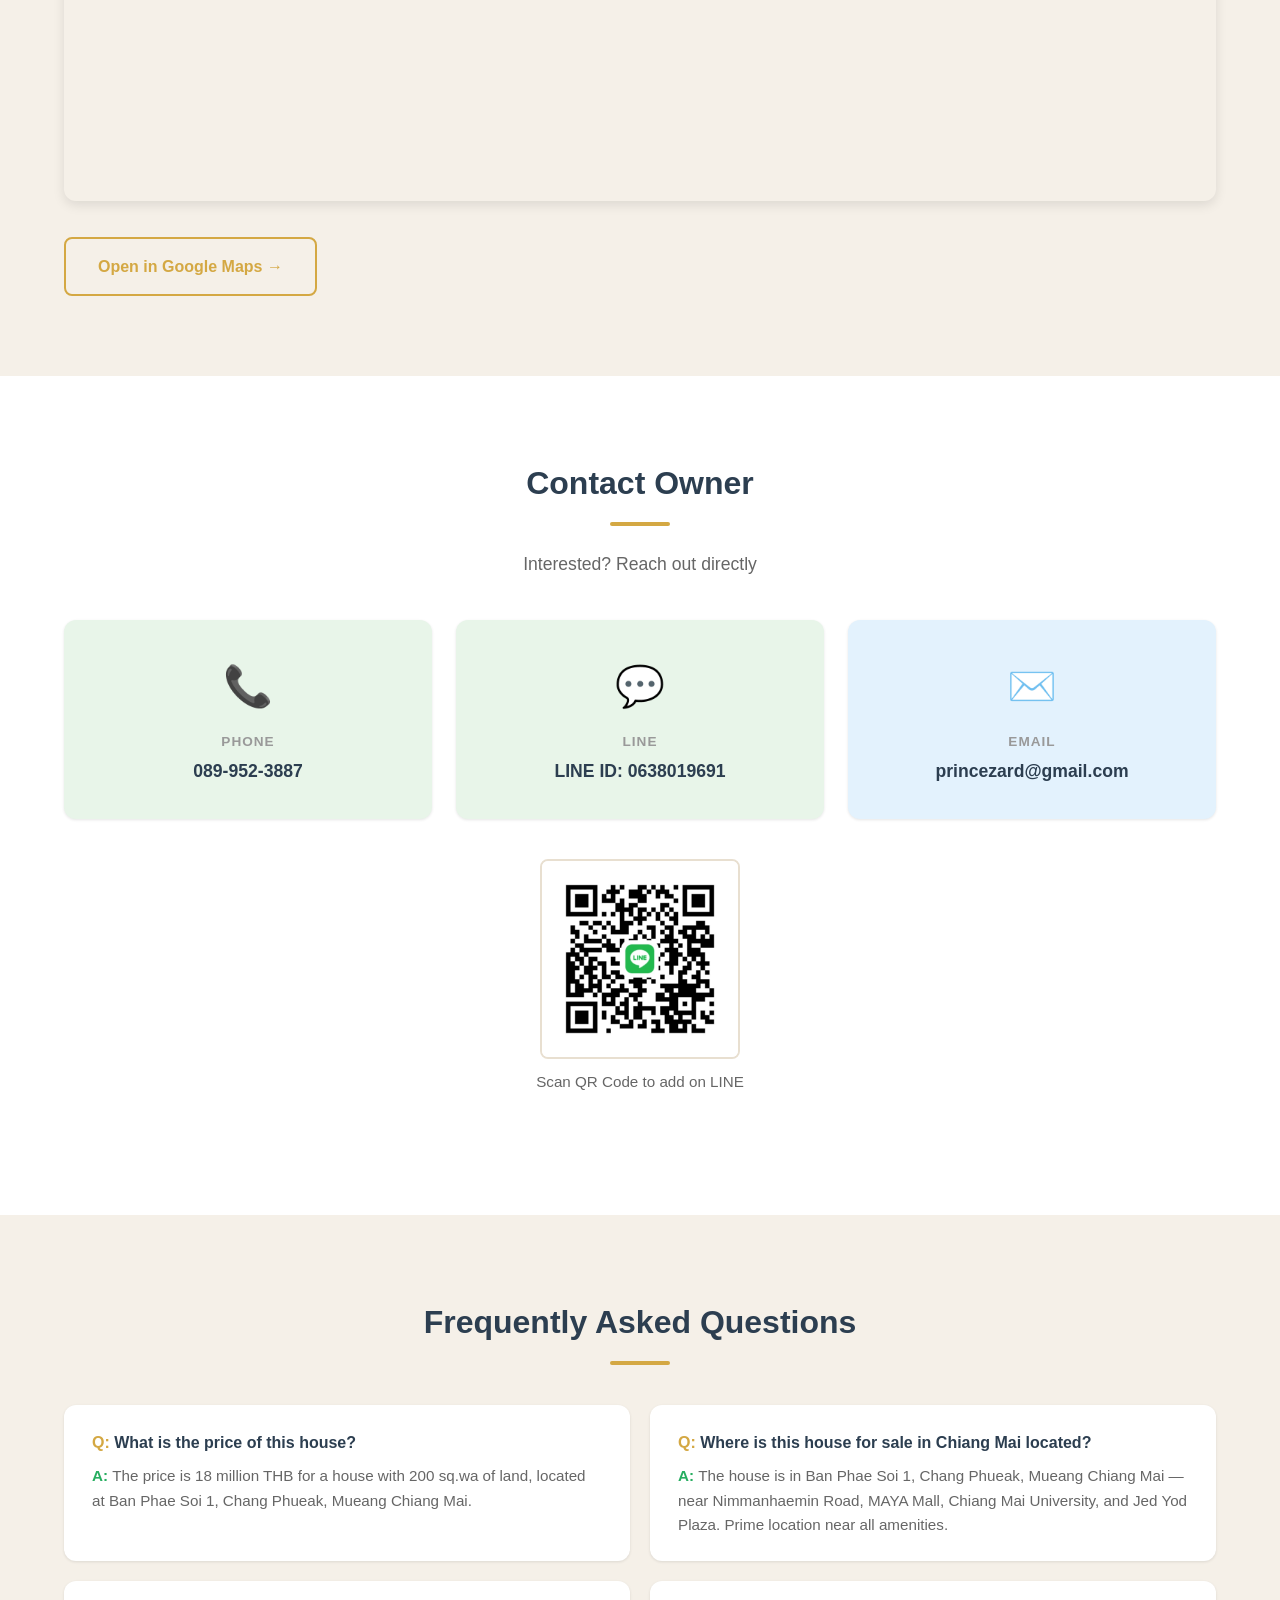
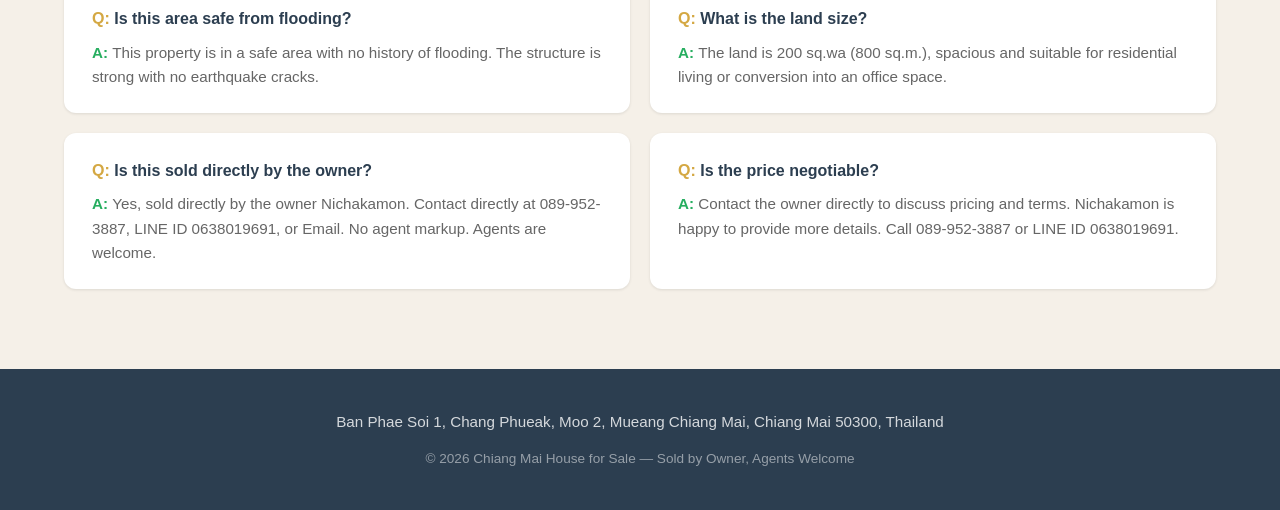
<file: en/index.html>
<!DOCTYPE html>
<html lang="en">
<head>
    <meta charset="UTF-8">
    <meta name="viewport" content="width=device-width, initial-scale=1.0">
    <meta http-equiv="Content-Security-Policy" content="default-src 'self'; script-src 'self'; style-src 'self' 'unsafe-inline' https://fonts.googleapis.com; font-src https://fonts.gstatic.com; img-src 'self' data:; connect-src 'self'; frame-src https://www.google.com/maps/ https://maps.google.com/; frame-ancestors 'none'; base-uri 'self'; form-action 'none';">
    <meta name="referrer" content="strict-origin-when-cross-origin">
    <title>Chiang Mai House for Sale — Ban Phae 200 sq.wa | 18M THB | Sturdy, No Flooding, Near Nimman</title>
    <meta name="description" content="House with land for sale in Chiang Mai — Ban Phae Soi 1, Chang Phueak. 200 sq.wa at 18M THB. Sturdy, spacious, no flooding, no earthquake cracks. Near MAYA, Nimman, CMU. Sold by owner, agents welcome. Call 089-952-3887.">
    <meta name="keywords" content="house for sale Chiang Mai, Ban Phae, Chang Phueak, Chiang Mai real estate, house with land, 200 sq wa, Thailand property, Nimman, MAYA">
    <meta name="author" content="Nichakamon">
    <meta name="robots" content="index, follow">
    <meta name="google-site-verification" content="1dtKciJHUokUVm2P0k_0ILKuFnILePugS6NKi3QoKas" />
    <link rel="canonical" href="https://princezard.github.io/chiang-mai-house-for-sale/en/">
    <link rel="alternate" hreflang="th" href="https://princezard.github.io/chiang-mai-house-for-sale/">
    <link rel="alternate" hreflang="en" href="https://princezard.github.io/chiang-mai-house-for-sale/en/">
    <link rel="alternate" hreflang="x-default" href="https://princezard.github.io/chiang-mai-house-for-sale/">

    <meta property="og:title" content="House for Sale Chiang Mai | Ban Phae 200 sq.wa | 18M THB | Prime Location">
    <meta property="og:description" content="Spacious house with land for sale — 200 sq.wa at 18 million THB. Ban Phae Soi 1, Chang Phueak, Chiang Mai. Sturdy, no flooding, no earthquake cracks. Sold by owner, agents welcome.">
    <meta property="og:type" content="website">
    <meta property="og:url" content="https://princezard.github.io/chiang-mai-house-for-sale/en/">
    <meta property="og:image" content="https://princezard.github.io/chiang-mai-house-for-sale/images/photo-01.jpg">
    <meta property="og:image:width" content="1200">
    <meta property="og:image:height" content="630">
    <meta property="og:locale" content="en">
    <meta property="og:site_name" content="Chiang Mai House for Sale">

    <meta name="twitter:card" content="summary_large_image">
    <meta name="twitter:title" content="House for Sale Chiang Mai | Ban Phae | 18M THB | Prime Location">
    <meta name="twitter:description" content="House with land 200 sq.wa, Ban Phae Soi 1, Chiang Mai — 18 million THB. Sturdy, spacious, no flooding.">
    <meta name="twitter:image" content="https://princezard.github.io/chiang-mai-house-for-sale/images/photo-01.jpg">

    <link rel="preconnect" href="https://fonts.googleapis.com">
    <link rel="preconnect" href="https://fonts.gstatic.com" crossorigin>
    <link href="https://fonts.googleapis.com/css2?family=Inter:wght@300;400;500;600;700&family=Noto+Sans+Thai:wght@400;600&display=swap" rel="stylesheet">
    <link rel="stylesheet" href="../css/style.css">

    <script type="application/ld+json">
    {
        "@context": "https://schema.org",
        "@type": "RealEstateListing",
        "name": "House for Sale in Chiang Mai — Ban Phae Soi 1, Chang Phueak, 200 sq.wa, 18M THB",
        "description": "Spacious house with land for sale in Chiang Mai. 200 sq.wa at 18 million THB. Ban Phae Soi 1, Chang Phueak. Sturdy construction, no flooding, no earthquake cracks. Sold by owner, agents welcome. Near MAYA, Nimman, CMU.",
        "url": "https://princezard.github.io/chiang-mai-house-for-sale/en/",
        "datePosted": "2026-04-25",
        "offers": {
            "@type": "Offer",
            "price": "18000000",
            "priceCurrency": "THB",
            "availability": "https://schema.org/InStock"
        },
        "address": {
            "@type": "PostalAddress",
            "streetAddress": "Ban Phae Soi 1",
            "addressSubregion": "Chang Phueak",
            "addressRegion": "Chiang Mai",
            "postalCode": "50300",
            "addressCountry": "TH"
        },
        "geo": {
            "@type": "GeoCoordinates",
            "latitude": "18.8153233",
            "longitude": "98.9684143"
        },
        "seller": {
            "@type": "Person",
            "name": "Nichakamon",
            "telephone": "+66-89-952-3887"
        },
        "image": [
            "https://princezard.github.io/chiang-mai-house-for-sale/images/photo-01.jpg",
            "https://princezard.github.io/chiang-mai-house-for-sale/images/photo-02.jpg",
            "https://princezard.github.io/chiang-mai-house-for-sale/images/photo-03.jpg"
        ]
    }
    </script>
</head>
<body class="lang-en">
    <nav class="navbar" id="navbar">
        <div class="container nav-container">
            <a href="../" class="logo">Chiang Mai<span class="logo-accent"> House</span></a>
            <div class="nav-links" id="navLinks">
                <a href="#highlights">Highlights</a>
                <a href="#details">Details</a>
                <a href="#gallery">Gallery</a>
                <a href="#nearby">Nearby</a>
                <a href="#map">Map</a>
                <a href="#faq">FAQ</a>
                <a href="#contact" class="nav-cta">Contact</a>
                <a href="../" class="lang-toggle" lang="th">TH</a>
            </div>
            <button class="mobile-menu-btn" aria-label="Open menu" id="mobileMenuBtn">
                <span></span><span></span><span></span>
            </button>
        </div>
    </nav>

    <section class="hero" id="hero">
        <div class="hero-overlay"></div>
        <img src="../images/photo-01.jpg" alt="House for sale Chiang Mai Ban Phae Soi 1 Chang Phueak sturdy spacious prime location" class="hero-bg" id="heroBg">
        <div class="container hero-content">
            <div class="hero-badge">Sold by Owner</div>
            <h1>Sturdy &bull; Spacious<br>Prime Location</h1>
            <p class="hero-subtitle">House with land 200 sq.wa &middot; Ban Phae Soi 1 &middot; Chang Phueak &middot; Chiang Mai</p>
            <div class="hero-price">18 Million THB</div>
            <div class="hero-actions">
                <a href="tel:+66899523887" class="btn btn-primary">Call Now</a>
                <a href="#gallery" class="btn btn-secondary">View Gallery</a>
            </div>
        </div>
    </section>

    <section class="highlights" id="highlights">
        <div class="container">
            <div class="highlights-grid">
                <div class="highlight-card">
                    <div class="highlight-icon">&#x1F4AA;</div>
                    <h3>Super Sturdy</h3>
                    <p>Strong structure with no earthquake cracks</p>
                </div>
                <div class="highlight-card">
                    <div class="highlight-icon">&#x1F3E0;</div>
                    <h3>Spacious</h3>
                    <p>200 sq.wa of land — ideal for living or converting into an office</p>
                </div>
                <div class="highlight-card">
                    <div class="highlight-icon">&#x1F4CD;</div>
                    <h3>Prime Location</h3>
                    <p>Near MAYA, Nimman, CMU, and Jed Yod Plaza</p>
                </div>
                <div class="highlight-card">
                    <div class="highlight-icon">&#x2744;&#xFE0F;</div>
                    <h3>No Flooding</h3>
                    <p>Safe area with no history of flooding</p>
                </div>
                <div class="highlight-card">
                    <div class="highlight-icon">&#x1F464;</div>
                    <h3>By Owner</h3>
                    <p>Direct from owner — no agent fees</p>
                </div>
                <div class="highlight-card">
                    <div class="highlight-icon">&#x1F91D;</div>
                    <h3>Agents Welcome</h3>
                    <p>Open to collaboration with agents</p>
                </div>
            </div>
        </div>
    </section>

    <section class="details" id="details">
        <div class="container">
            <h2 class="section-title">Property Details</h2>
            <div class="details-grid">
                <div class="detail-item">
                    <span class="detail-label">Type</span>
                    <span class="detail-value">House with Land</span>
                </div>
                <div class="detail-item">
                    <span class="detail-label">Price</span>
                    <span class="detail-value detail-price">18 Million THB</span>
                </div>
                <div class="detail-item">
                    <span class="detail-label">Land Size</span>
                    <span class="detail-value">200 sq.wa (800 sq.m.)</span>
                </div>
                <div class="detail-item">
                    <span class="detail-label">Location</span>
                    <span class="detail-value">Ban Phae Soi 1, Chang Phueak, Moo 2, Mueang Chiang Mai, Chiang Mai 50300</span>
                </div>
                <div class="detail-item">
                    <span class="detail-label">Structure</span>
                    <span class="detail-value">Sturdy — no earthquake cracks</span>
                </div>
                <div class="detail-item">
                    <span class="detail-label">Flooding</span>
                    <span class="detail-value">No flooding — safe area</span>
                </div>
                <div class="detail-item">
                    <span class="detail-label">Suitable For</span>
                    <span class="detail-value">Residential / Office Development</span>
                </div>
                <div class="detail-item">
                    <span class="detail-label">Seller</span>
                    <span class="detail-value">Owner / Agents Welcome</span>
                </div>
            </div>
        </div>
    </section>

    <section class="gallery" id="gallery">
        <div class="container">
            <h2 class="section-title">Photo Gallery</h2>
            <div class="gallery-grid">
                <div class="gallery-item" data-index="0">
                    <img loading="lazy" src="../images/photo-01.jpg" alt="Chiang Mai house for sale Ban Phae Soi 1 photo 1" width="600" height="400">
                </div>
                <div class="gallery-item" data-index="1">
                    <img loading="lazy" src="../images/photo-02.jpg" alt="Chiang Mai house for sale Ban Phae Soi 1 photo 2" width="600" height="400">
                </div>
                <div class="gallery-item" data-index="2">
                    <img loading="lazy" src="../images/photo-03.jpg" alt="Chiang Mai house for sale Ban Phae Soi 1 photo 3" width="600" height="400">
                </div>
                <div class="gallery-item" data-index="3">
                    <img loading="lazy" src="../images/photo-04.jpg" alt="Chiang Mai house for sale Ban Phae Soi 1 photo 4" width="600" height="400">
                </div>
                <div class="gallery-item" data-index="4">
                    <img loading="lazy" src="../images/photo-05.jpg" alt="Chiang Mai house for sale Ban Phae Soi 1 photo 5" width="600" height="400">
                </div>
                <div class="gallery-item" data-index="5">
                    <img loading="lazy" src="../images/photo-06.jpg" alt="Chiang Mai house for sale Ban Phae Soi 1 photo 6" width="600" height="400">
                </div>
                <div class="gallery-item" data-index="6">
                    <img loading="lazy" src="../images/photo-07.jpg" alt="Chiang Mai house for sale Ban Phae Soi 1 photo 7" width="600" height="400">
                </div>
                <div class="gallery-item" data-index="7">
                    <img loading="lazy" src="../images/photo-08.jpg" alt="Chiang Mai house for sale Ban Phae Soi 1 photo 8" width="600" height="400">
                </div>
                <div class="gallery-item" data-index="8">
                    <img loading="lazy" src="../images/photo-09.jpg" alt="Chiang Mai house for sale Ban Phae Soi 1 photo 9" width="600" height="400">
                </div>
                <div class="gallery-item" data-index="9">
                    <img loading="lazy" src="../images/photo-10.jpg" alt="Chiang Mai house for sale Ban Phae Soi 1 photo 10" width="600" height="400">
                </div>
                <div class="gallery-item" data-index="10">
                    <img loading="lazy" src="../images/photo-11.jpg" alt="Chiang Mai house for sale Ban Phae Soi 1 photo 11" width="600" height="400">
                </div>
                <div class="gallery-item" data-index="11">
                    <img loading="lazy" src="../images/photo-12.jpg" alt="Chiang Mai house for sale Ban Phae Soi 1 photo 12" width="600" height="400">
                </div>
                <div class="gallery-item" data-index="12">
                    <img loading="lazy" src="../images/photo-13.jpg" alt="Chiang Mai house for sale Ban Phae Soi 1 photo 13" width="600" height="400">
                </div>
            </div>
        </div>
    </section>

    <div class="lightbox" id="lightbox" role="dialog" aria-label="Image lightbox">
        <button class="lightbox-close" id="lightboxClose" aria-label="Close">&times;</button>
        <button class="lightbox-prev" id="lightboxPrev" aria-label="Previous image">&#10094;</button>
        <button class="lightbox-next" id="lightboxNext" aria-label="Next image">&#10095;</button>
        <img class="lightbox-img" id="lightboxImg" alt="Property photo enlarged">
        <div class="lightbox-counter" id="lightboxCounter"></div>
    </div>

    <section class="nearby" id="nearby">
        <div class="container">
            <h2 class="section-title">Nearby Places</h2>
            <div class="nearby-grid">
                <div class="nearby-card">
                    <div class="nearby-icon">&#x1F6D2;</div>
                    <h3>Jed Yod Plaza</h3>
                    <p>Shopping center nearby</p>
                </div>
                <div class="nearby-card">
                    <div class="nearby-icon">&#x1F3EA;</div>
                    <h3>MAYA Lifestyle Mall</h3>
                    <p>Lifestyle shopping center</p>
                </div>
                <div class="nearby-card">
                    <div class="nearby-icon">&#x1F393;</div>
                    <h3>Chiang Mai University</h3>
                    <p>Leading university</p>
                </div>
                <div class="nearby-card">
                    <div class="nearby-icon">&#x1F37D;</div>
                    <h3>Nimmanhaemin Road</h3>
                    <p>Trendy restaurants and cafes</p>
                </div>
            </div>
        </div>
    </section>

    <section class="map-section" id="map">
        <div class="container">
            <h2 class="section-title">Location Map</h2>
            <p class="map-address">Ban Phae Soi 1, Chang Phueak, Moo 2, Mueang Chiang Mai, Chiang Mai 50300</p>
            <div class="map-wrapper">
                <iframe sandbox="allow-scripts allow-same-origin allow-popups" src="https://maps.google.com/maps?q=18.8153233,98.9684143+(Ban+Phae+Soi+1)&z=16&output=embed" width="100%" height="450" style="border:0;" loading="lazy" referrerpolicy="no-referrer-when-downgrade" title="Property location map Ban Phae Soi 1 Chang Phueak Chiang Mai"></iframe>
            </div>
            <a href="https://maps.app.goo.gl/eMiwgohMF25cAjLh9" target="_blank" rel="noopener noreferrer" class="btn btn-outline map-directions">Open in Google Maps &#x2192;</a>
        </div>
    </section>

    <section class="contact" id="contact">
        <div class="container">
            <h2 class="section-title">Contact Owner</h2>
            <p class="contact-subtitle">Interested? Reach out directly</p>
            <div class="contact-grid">
                <a href="tel:+66899523887" class="contact-card contact-phone">
                    <div class="contact-icon">&#x1F4DE;</div>
                    <span class="contact-label">Phone</span>
                    <span class="contact-value">089-952-3887</span>
                </a>
                <a href="#line-qr" class="contact-card contact-line">
                    <div class="contact-icon">&#x1F4AC;</div>
                    <span class="contact-label">LINE</span>
                    <span class="contact-value">LINE ID: 0638019691</span>
                </a>
                <a href="#" data-email class="contact-card contact-email">
                    <div class="contact-icon">&#x2709;&#xFE0F;</div>
                    <span class="contact-label">Email</span>
                    <span class="contact-value">&#112;&#114;&#105;&#110;&#99;&#101;&#122;&#97;&#114;&#100;&#64;&#103;&#109;&#97;&#105;&#108;&#46;&#99;&#111;&#109;</span>
                </a>
            </div>
            <div class="line-qr-section" id="line-qr">
                <img src="../images/line-qr.png" alt="LINE QR Code for Nichakamon" class="line-qr-img">
                <p class="line-qr-text">Scan QR Code to add on LINE</p>
            </div>
            
        </div>
    </section>

    <section class="faq" id="faq">
        <div class="container">
            <h2 class="section-title">Frequently Asked Questions</h2>
            <div class="faq-grid" itemscope itemtype="https://schema.org/FAQPage">
                <div class="faq-item" itemscope itemprop="mainEntity" itemtype="https://schema.org/Question">
                    <h3 itemprop="name">What is the price of this house?</h3>
                    <div class="faq-answer" itemscope itemprop="acceptedAnswer" itemtype="https://schema.org/Answer">
                        <p itemprop="text">The price is 18 million THB for a house with 200 sq.wa of land, located at Ban Phae Soi 1, Chang Phueak, Mueang Chiang Mai.</p>
                    </div>
                </div>
                <div class="faq-item" itemscope itemprop="mainEntity" itemtype="https://schema.org/Question">
                    <h3 itemprop="name">Where is this house for sale in Chiang Mai located?</h3>
                    <div class="faq-answer" itemscope itemprop="acceptedAnswer" itemtype="https://schema.org/Answer">
                        <p itemprop="text">The house is in Ban Phae Soi 1, Chang Phueak, Mueang Chiang Mai — near Nimmanhaemin Road, MAYA Mall, Chiang Mai University, and Jed Yod Plaza. Prime location near all amenities.</p>
                    </div>
                </div>
                <div class="faq-item" itemscope itemprop="mainEntity" itemtype="https://schema.org/Question">
                    <h3 itemprop="name">Is this area safe from flooding?</h3>
                    <div class="faq-answer" itemscope itemprop="acceptedAnswer" itemtype="https://schema.org/Answer">
                        <p itemprop="text">This property is in a safe area with no history of flooding. The structure is strong with no earthquake cracks.</p>
                    </div>
                </div>
                <div class="faq-item" itemscope itemprop="mainEntity" itemtype="https://schema.org/Question">
                    <h3 itemprop="name">What is the land size?</h3>
                    <div class="faq-answer" itemscope itemprop="acceptedAnswer" itemtype="https://schema.org/Answer">
                        <p itemprop="text">The land is 200 sq.wa (800 sq.m.), spacious and suitable for residential living or conversion into an office space.</p>
                    </div>
                </div>
                <div class="faq-item" itemscope itemprop="mainEntity" itemtype="https://schema.org/Question">
                    <h3 itemprop="name">Is this sold directly by the owner?</h3>
                    <div class="faq-answer" itemscope itemprop="acceptedAnswer" itemtype="https://schema.org/Answer">
                        <p itemprop="text">Yes, sold directly by the owner Nichakamon. Contact directly at 089-952-3887, LINE ID 0638019691, or Email. No agent markup. Agents are welcome.</p>
                    </div>
                </div>
                <div class="faq-item" itemscope itemprop="mainEntity" itemtype="https://schema.org/Question">
                    <h3 itemprop="name">Is the price negotiable?</h3>
                    <div class="faq-answer" itemscope itemprop="acceptedAnswer" itemtype="https://schema.org/Answer">
                        <p itemprop="text">Contact the owner directly to discuss pricing and terms. Nichakamon is happy to provide more details. Call 089-952-3887 or LINE ID 0638019691.</p>
                    </div>
                </div>
            </div>
        </div>
    </section>

    <footer class="footer">
        <div class="container">
            <address class="footer-address">
                Ban Phae Soi 1, Chang Phueak, Moo 2, Mueang Chiang Mai, Chiang Mai 50300, Thailand
            </address>
            <p class="footer-copy">&copy; 2026 Chiang Mai House for Sale &mdash; Sold by Owner, Agents Welcome</p>
        </div>
    </footer>

    <script src="../js/main.js"></script>
</body>
</html>
</file>
<file: css/style.css>
*, *::before, *::after {
    margin: 0;
    padding: 0;
    box-sizing: border-box;
}

:root {
    --color-primary: #2C3E50;
    --color-accent: #D4A843;
    --color-accent-hover: #b8922e;
    --color-accent-light: #f5ecd0;
    --color-cream: #F5F0E8;
    --color-cream-dark: #e8dfd0;
    --color-brown: #8B7355;
    --color-brown-dark: #5e4b32;
    --color-white: #ffffff;
    --color-text: #333333;
    --color-text-light: #666666;
    --color-text-muted: #999999;
    --color-green: #27ae60;
    --color-green-hover: #219a52;
    --font-thai: 'Noto Sans Thai', 'Sarabun', sans-serif;
    --font-en: 'Inter', sans-serif;
    --font-heading: var(--font-thai);
    --font-body: var(--font-thai);
    --shadow-sm: 0 1px 3px rgba(0,0,0,0.1);
    --shadow-md: 0 4px 12px rgba(0,0,0,0.1);
    --shadow-lg: 0 8px 30px rgba(0,0,0,0.15);
    --radius: 12px;
    --radius-sm: 8px;
    --transition: 0.3s ease;
}

.lang-en {
    --font-heading: var(--font-en);
    --font-body: var(--font-en);
}

html {
    scroll-behavior: smooth;
    font-size: 16px;
}

body {
    font-family: var(--font-body);
    color: var(--color-text);
    background-color: var(--color-white);
    line-height: 1.7;
    -webkit-font-smoothing: antialiased;
}

.container {
    max-width: 1200px;
    margin: 0 auto;
    padding: 0 24px;
}

.section-title {
    font-size: 2rem;
    font-weight: 700;
    text-align: center;
    margin-bottom: 2.5rem;
    color: var(--color-primary);
    position: relative;
}

.section-title::after {
    content: '';
    display: block;
    width: 60px;
    height: 4px;
    background: var(--color-accent);
    border-radius: 2px;
    margin: 12px auto 0;
}

.btn {
    display: inline-block;
    padding: 14px 32px;
    border-radius: var(--radius-sm);
    font-size: 1rem;
    font-weight: 600;
    text-decoration: none;
    transition: all var(--transition);
    cursor: pointer;
    border: none;
    font-family: var(--font-body);
}

.btn-primary {
    background: var(--color-accent);
    color: var(--color-white);
}

.btn-primary:hover {
    background: var(--color-accent-hover);
    transform: translateY(-2px);
    box-shadow: var(--shadow-md);
}

.btn-secondary {
    background: var(--color-white);
    color: var(--color-primary);
    border: 2px solid var(--color-primary);
}

.btn-secondary:hover {
    background: var(--color-primary);
    color: var(--color-white);
}

.btn-outline {
    background: transparent;
    color: var(--color-accent);
    border: 2px solid var(--color-accent);
}

.btn-outline:hover {
    background: var(--color-accent);
    color: var(--color-white);
}

.btn-large {
    padding: 18px 40px;
    font-size: 1.1rem;
}

.navbar {
    position: fixed;
    top: 0;
    left: 0;
    right: 0;
    z-index: 1000;
    background: rgba(255,255,255,0.97);
    backdrop-filter: blur(10px);
    box-shadow: var(--shadow-sm);
    transition: all var(--transition);
}

.navbar.scrolled {
    box-shadow: var(--shadow-md);
}

.nav-container {
    display: flex;
    align-items: center;
    justify-content: space-between;
    height: 70px;
}

.logo {
    font-size: 1.4rem;
    font-weight: 700;
    color: var(--color-primary);
    text-decoration: none;
}

.logo-accent {
    color: var(--color-accent);
}

.nav-links {
    display: flex;
    align-items: center;
    gap: 24px;
}

.nav-links a {
    text-decoration: none;
    color: var(--color-text);
    font-weight: 500;
    font-size: 0.95rem;
    transition: color var(--transition);
}

.nav-links a:hover {
    color: var(--color-accent);
}

.nav-cta {
    background: var(--color-accent) !important;
    color: var(--color-white) !important;
    padding: 8px 20px !important;
    border-radius: var(--radius-sm) !important;
}

.nav-cta:hover {
    background: var(--color-accent-hover) !important;
}

.lang-toggle {
    font-weight: 700 !important;
    font-size: 0.85rem !important;
    border: 2px solid var(--color-primary) !important;
    border-radius: 6px !important;
    padding: 4px 12px !important;
    transition: all var(--transition) !important;
}

.lang-toggle:hover {
    background: var(--color-primary) !important;
    color: var(--color-white) !important;
}

.mobile-menu-btn {
    display: none;
    flex-direction: column;
    gap: 5px;
    background: none;
    border: none;
    cursor: pointer;
    padding: 8px;
}

.mobile-menu-btn span {
    display: block;
    width: 24px;
    height: 2.5px;
    background: var(--color-primary);
    border-radius: 2px;
    transition: all var(--transition);
}

.hero {
    position: relative;
    min-height: 100vh;
    display: flex;
    align-items: center;
    overflow: hidden;
}

.hero-bg {
    position: absolute;
    top: 0;
    left: 0;
    width: 100%;
    height: 100%;
    object-fit: cover;
    object-position: center;
}

.hero-overlay {
    position: absolute;
    top: 0;
    left: 0;
    width: 100%;
    height: 100%;
    background: linear-gradient(135deg, rgba(44,62,80,0.85) 0%, rgba(44,62,80,0.6) 50%, rgba(139,115,85,0.4) 100%);
    z-index: 1;
}

.hero-content {
    position: relative;
    z-index: 2;
    color: var(--color-white);
    padding-top: 100px;
    padding-bottom: 60px;
}

.hero-badge {
    display: inline-block;
    background: var(--color-accent);
    color: var(--color-white);
    padding: 8px 20px;
    border-radius: 50px;
    font-weight: 600;
    font-size: 0.9rem;
    margin-bottom: 20px;
    letter-spacing: 0.5px;
}

.hero h1 {
    font-size: 3rem;
    font-weight: 700;
    line-height: 1.3;
    margin-bottom: 16px;
}

.hero-subtitle {
    font-size: 1.15rem;
    opacity: 0.9;
    margin-bottom: 20px;
}

.hero-price {
    font-size: 2.5rem;
    font-weight: 700;
    color: var(--color-accent);
    margin-bottom: 30px;
}

.hero-actions {
    display: flex;
    gap: 16px;
    flex-wrap: wrap;
}

.highlights {
    padding: 80px 0;
    background: var(--color-cream);
}

.highlights-grid {
    display: grid;
    grid-template-columns: repeat(3, 1fr);
    gap: 24px;
}

.highlight-card {
    background: var(--color-white);
    padding: 32px 24px;
    border-radius: var(--radius);
    text-align: center;
    box-shadow: var(--shadow-sm);
    transition: all var(--transition);
}

.highlight-card:hover {
    transform: translateY(-4px);
    box-shadow: var(--shadow-md);
}

.highlight-icon {
    font-size: 2.5rem;
    margin-bottom: 12px;
}

.highlight-card h3 {
    font-size: 1.2rem;
    font-weight: 600;
    color: var(--color-primary);
    margin-bottom: 8px;
}

.highlight-card p {
    font-size: 0.9rem;
    color: var(--color-text-light);
    line-height: 1.6;
}

.details {
    padding: 80px 0;
}

.details-grid {
    display: grid;
    grid-template-columns: repeat(2, 1fr);
    gap: 0;
    background: var(--color-white);
    border-radius: var(--radius);
    overflow: hidden;
    box-shadow: var(--shadow-md);
}

.detail-item {
    display: flex;
    flex-direction: column;
    padding: 24px 32px;
    border-bottom: 1px solid #f0ede8;
}

.detail-item:nth-child(odd) {
    border-right: 1px solid #f0ede8;
}

.detail-item:nth-last-child(-n+2) {
    border-bottom: none;
}

.detail-label {
    font-size: 0.85rem;
    font-weight: 600;
    color: var(--color-text-muted);
    text-transform: uppercase;
    letter-spacing: 1px;
    margin-bottom: 4px;
}

.detail-value {
    font-size: 1.1rem;
    font-weight: 500;
    color: var(--color-primary);
}

.detail-price {
    color: var(--color-accent-hover);
    font-size: 1.3rem;
    font-weight: 700;
}

.gallery {
    padding: 80px 0;
    background: var(--color-cream);
}

.gallery-grid {
    display: grid;
    grid-template-columns: repeat(3, 1fr);
    gap: 16px;
}

.gallery-item {
    position: relative;
    overflow: hidden;
    border-radius: var(--radius-sm);
    cursor: pointer;
    aspect-ratio: 3/2;
    background: var(--color-cream-dark);
}

.gallery-item img {
    width: 100%;
    height: 100%;
    object-fit: cover;
    transition: transform var(--transition);
}

.gallery-item:hover img {
    transform: scale(1.05);
}

.gallery-item::after {
    content: '\1F50D';
    position: absolute;
    inset: 0;
    display: flex;
    align-items: center;
    justify-content: center;
    background: rgba(44,62,80,0.4);
    color: white;
    font-size: 1.5rem;
    opacity: 0;
    transition: opacity var(--transition);
}

.gallery-item:hover::after {
    opacity: 1;
}

.lightbox {
    display: none;
    position: fixed;
    inset: 0;
    z-index: 9999;
    background: rgba(0,0,0,0.95);
    align-items: center;
    justify-content: center;
}

.lightbox.active {
    display: flex;
}

.lightbox-img {
    max-width: 90vw;
    max-height: 85vh;
    object-fit: contain;
    border-radius: 4px;
}

.lightbox-close,
.lightbox-prev,
.lightbox-next {
    position: absolute;
    background: rgba(255,255,255,0.15);
    color: white;
    border: none;
    font-size: 2rem;
    padding: 16px;
    cursor: pointer;
    border-radius: 50%;
    transition: background var(--transition);
}

.lightbox-close:hover,
.lightbox-prev:hover,
.lightbox-next:hover {
    background: rgba(255,255,255,0.3);
}

.lightbox-close {
    top: 20px;
    right: 20px;
    width: 48px;
    height: 48px;
    display: flex;
    align-items: center;
    justify-content: center;
    border-radius: 50%;
}

.lightbox-prev {
    left: 20px;
    top: 50%;
    transform: translateY(-50%);
}

.lightbox-next {
    right: 20px;
    top: 50%;
    transform: translateY(-50%);
}

.lightbox-counter {
    position: absolute;
    bottom: 20px;
    left: 50%;
    transform: translateX(-50%);
    color: white;
    font-size: 1rem;
    background: rgba(0,0,0,0.5);
    padding: 6px 16px;
    border-radius: 20px;
}

.nearby {
    padding: 80px 0;
}

.nearby-grid {
    display: grid;
    grid-template-columns: repeat(4, 1fr);
    gap: 24px;
}

.nearby-card {
    background: var(--color-cream);
    padding: 32px 20px;
    border-radius: var(--radius);
    text-align: center;
    transition: all var(--transition);
}

.nearby-card:hover {
    background: var(--color-accent-light);
    transform: translateY(-2px);
}

.nearby-icon {
    font-size: 2.5rem;
    margin-bottom: 12px;
}

.nearby-card h3 {
    font-size: 1rem;
    font-weight: 600;
    color: var(--color-primary);
    margin-bottom: 6px;
}

.nearby-card p {
    font-size: 0.85rem;
    color: var(--color-text-light);
}

.map-section {
    padding: 80px 0;
    background: var(--color-cream);
}

.map-address {
    text-align: center;
    font-size: 1rem;
    color: var(--color-text-light);
    margin-bottom: 24px;
}

.map-wrapper {
    border-radius: var(--radius);
    overflow: hidden;
    box-shadow: var(--shadow-md);
    margin-bottom: 20px;
}

.map-directions {
    display: inline-block;
    margin-top: 16px;
}

.contact {
    padding: 80px 0;
}

.contact-subtitle {
    text-align: center;
    color: var(--color-text-light);
    font-size: 1.1rem;
    margin-bottom: 40px;
    margin-top: -16px;
}

.contact-grid {
    display: grid;
    grid-template-columns: repeat(3, 1fr);
    gap: 24px;
    margin-bottom: 40px;
}

.contact-card {
    display: flex;
    flex-direction: column;
    align-items: center;
    padding: 32px 24px;
    border-radius: var(--radius);
    text-decoration: none;
    color: var(--color-text);
    transition: all var(--transition);
    box-shadow: var(--shadow-sm);
}

.contact-card:hover {
    transform: translateY(-4px);
    box-shadow: var(--shadow-md);
}

.contact-phone {
    background: #e8f5e9;
}

.contact-phone:hover {
    background: #c8e6c9;
}

.contact-line {
    background: #e8f5e9;
}

.contact-line:hover {
    background: #c8e6c9;
}

.contact-email {
    background: #e3f2fd;
}

.contact-email:hover {
    background: #bbdefb;
}

.contact-icon {
    font-size: 2.5rem;
    margin-bottom: 10px;
}

.contact-label {
    font-size: 0.85rem;
    font-weight: 600;
    color: var(--color-text-muted);
    text-transform: uppercase;
    letter-spacing: 1px;
    margin-bottom: 4px;
}

.contact-value {
    font-size: 1.1rem;
    font-weight: 600;
    color: var(--color-primary);
}

.line-qr-section {
    display: flex;
    flex-direction: column;
    align-items: center;
    margin-bottom: 40px;
}

.line-qr-img {
    width: 200px;
    height: 200px;
    object-fit: contain;
    border-radius: var(--radius-sm);
    border: 2px solid var(--color-cream-dark);
}

.line-qr-text {
    margin-top: 10px;
    font-size: 0.95rem;
    color: var(--color-text-light);
}

.contact-cta {
    display: flex;
    justify-content: center;
    gap: 16px;
    flex-wrap: wrap;
}

.faq {
    padding: 80px 0;
    background: var(--color-cream);
}

.faq-grid {
    display: grid;
    grid-template-columns: repeat(2, 1fr);
    gap: 20px;
}

.faq-item {
    background: var(--color-white);
    border-radius: var(--radius);
    padding: 24px 28px;
    box-shadow: var(--shadow-sm);
}

.faq-item h3 {
    font-size: 1rem;
    font-weight: 600;
    color: var(--color-primary);
    margin-bottom: 8px;
}

.faq-item h3::before {
    content: "Q: ";
    color: var(--color-accent);
}

.faq-answer p {
    font-size: 0.95rem;
    color: var(--color-text-light);
    line-height: 1.6;
}

.faq-answer p::before {
    content: "A: ";
    color: var(--color-green);
    font-weight: 600;
}

.footer {
    background: var(--color-primary);
    color: rgba(255,255,255,0.8);
    padding: 40px 0;
    text-align: center;
}

.footer-address {
    font-style: normal;
    font-size: 0.95rem;
    margin-bottom: 12px;
}

.footer-copy {
    font-size: 0.85rem;
    color: rgba(255,255,255,0.5);
}

@media (max-width: 1024px) {
    .highlights-grid {
        grid-template-columns: repeat(2, 1fr);
    }
    .nearby-grid {
        grid-template-columns: repeat(2, 1fr);
    }
    .gallery-grid {
        grid-template-columns: repeat(2, 1fr);
    }
}

@media (max-width: 768px) {
    html {
        font-size: 15px;
    }

    .nav-links {
        position: fixed;
        top: 0;
        right: -100%;
        width: 280px;
        height: 100vh;
        background: var(--color-white);
        flex-direction: column;
        justify-content: center;
        align-items: center;
        gap: 24px;
        transition: right var(--transition);
        box-shadow: var(--shadow-lg);
        z-index: 1001;
    }

    .nav-links.open {
        right: 0;
    }

    .mobile-menu-btn {
        display: flex;
        z-index: 1002;
    }

    .mobile-menu-btn.active span:nth-child(1) {
        transform: rotate(45deg) translate(5px, 5px);
    }

    .mobile-menu-btn.active span:nth-child(2) {
        opacity: 0;
    }

    .mobile-menu-btn.active span:nth-child(3) {
        transform: rotate(-45deg) translate(5px, -5px);
    }

    .hero h1 {
        font-size: 2rem;
    }

    .hero-price {
        font-size: 2rem;
    }

    .hero-actions {
        flex-direction: column;
    }

    .hero-actions .btn {
        text-align: center;
    }

    .highlights-grid {
        grid-template-columns: 1fr;
    }

    .details-grid {
        grid-template-columns: 1fr;
    }

    .detail-item:nth-child(odd) {
        border-right: none;
    }

    .gallery-grid {
        grid-template-columns: 1fr;
    }

    .nearby-grid {
        grid-template-columns: 1fr 1fr;
    }

    .contact-grid {
        grid-template-columns: 1fr;
    }

    .faq-grid {
        grid-template-columns: 1fr;
    }

    .section-title {
        font-size: 1.5rem;
    }
}

@media (max-width: 480px) {
    .nearby-grid {
        grid-template-columns: 1fr;
    }

    .hero h1 {
        font-size: 1.7rem;
    }

    .hero-price {
        font-size: 1.7rem;
    }

    .contact-cta {
        flex-direction: column;
        align-items: center;
    }

    .contact-cta .btn {
        width: 100%;
        text-align: center;
    }
}

@media print {
    .navbar, .lightbox, .hero-actions, .contact-cta {
        display: none !important;
    }

    .hero {
        min-height: auto;
        padding: 20px 0;
    }

    body {
        font-size: 12pt;
    }
}
</file>
